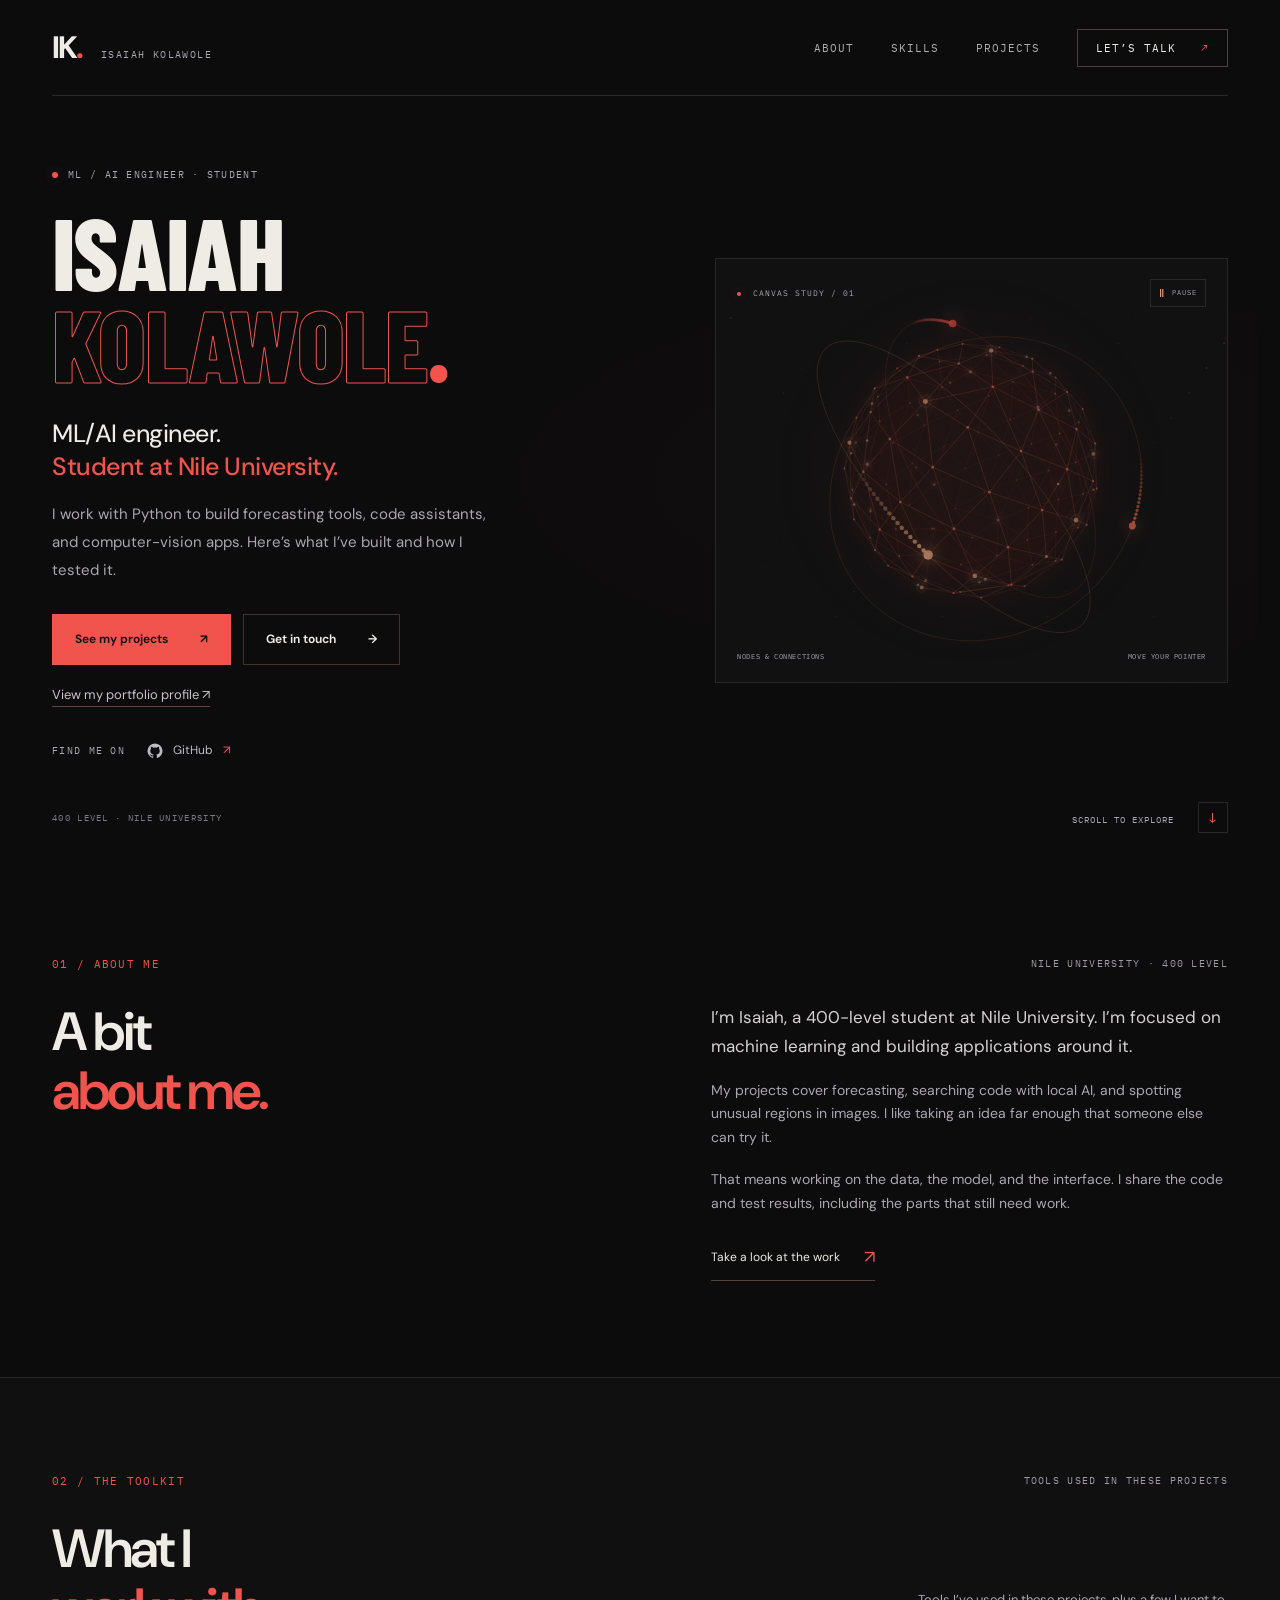
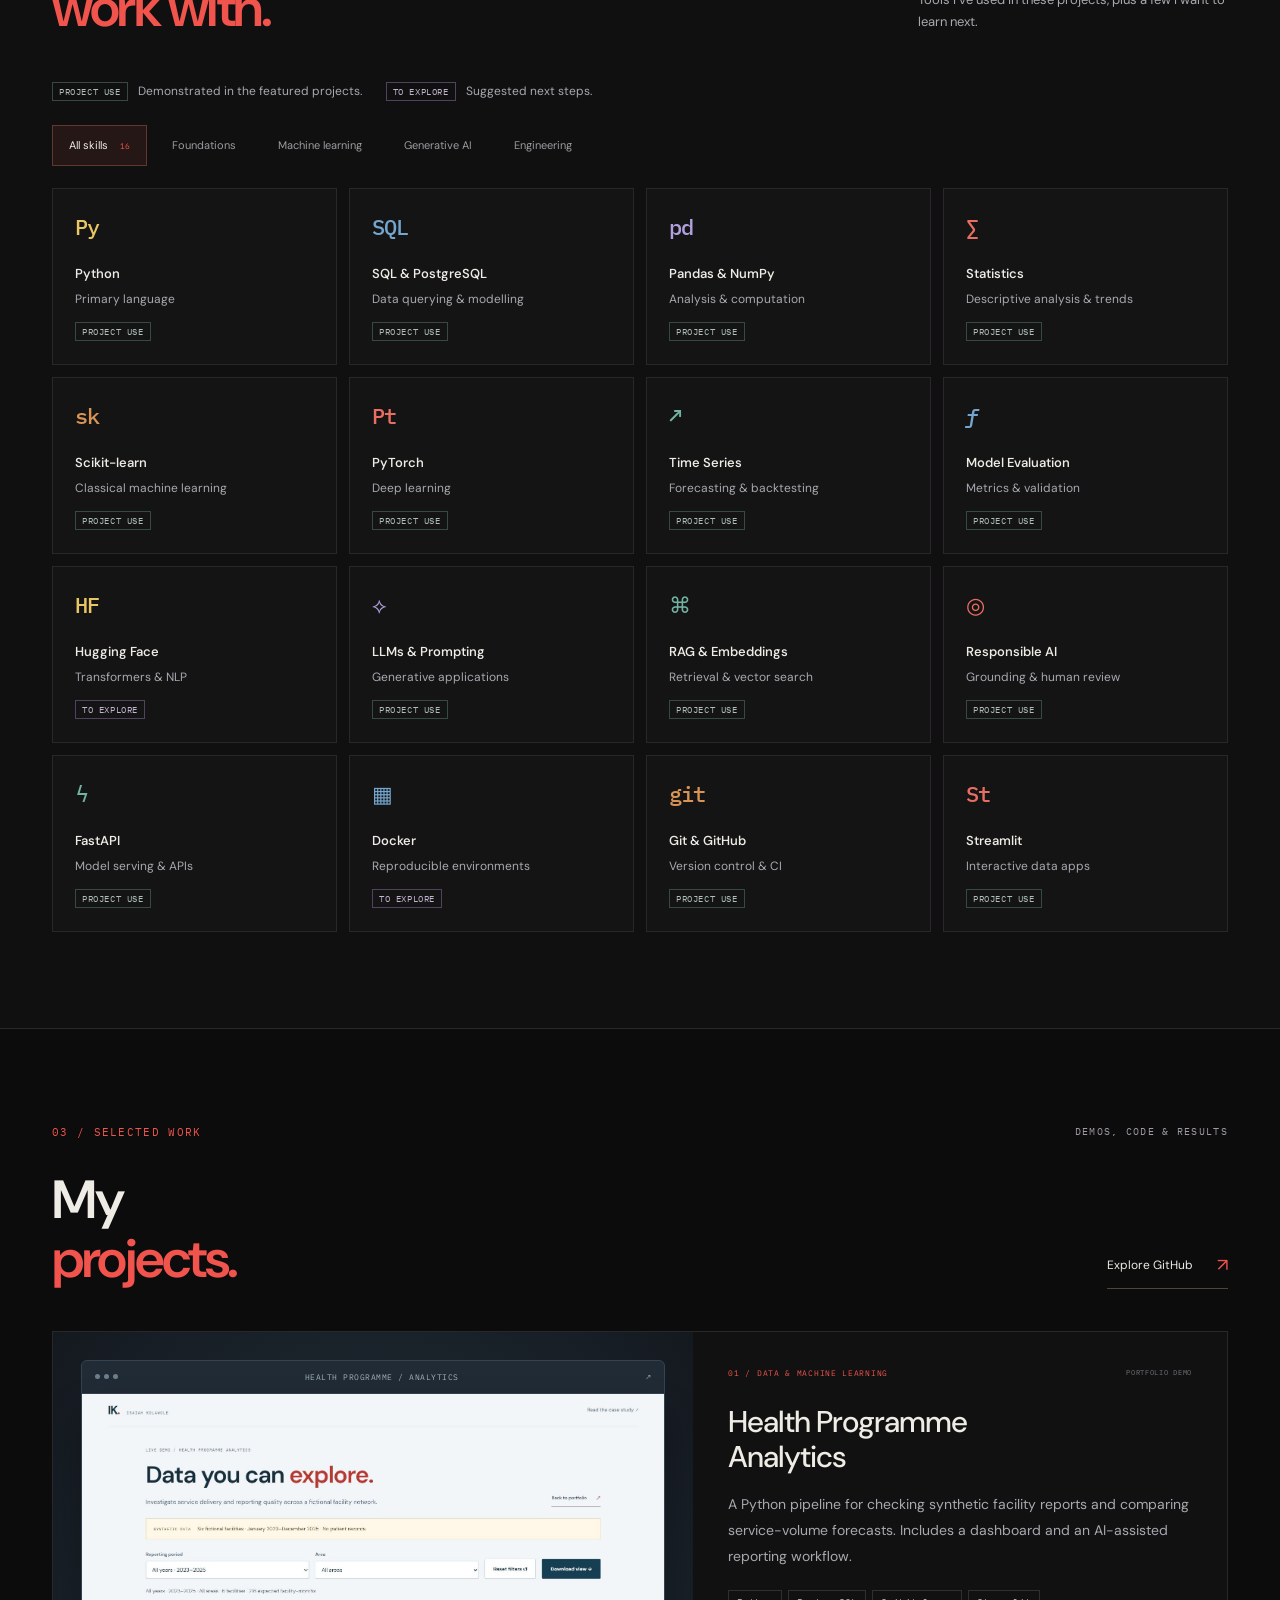
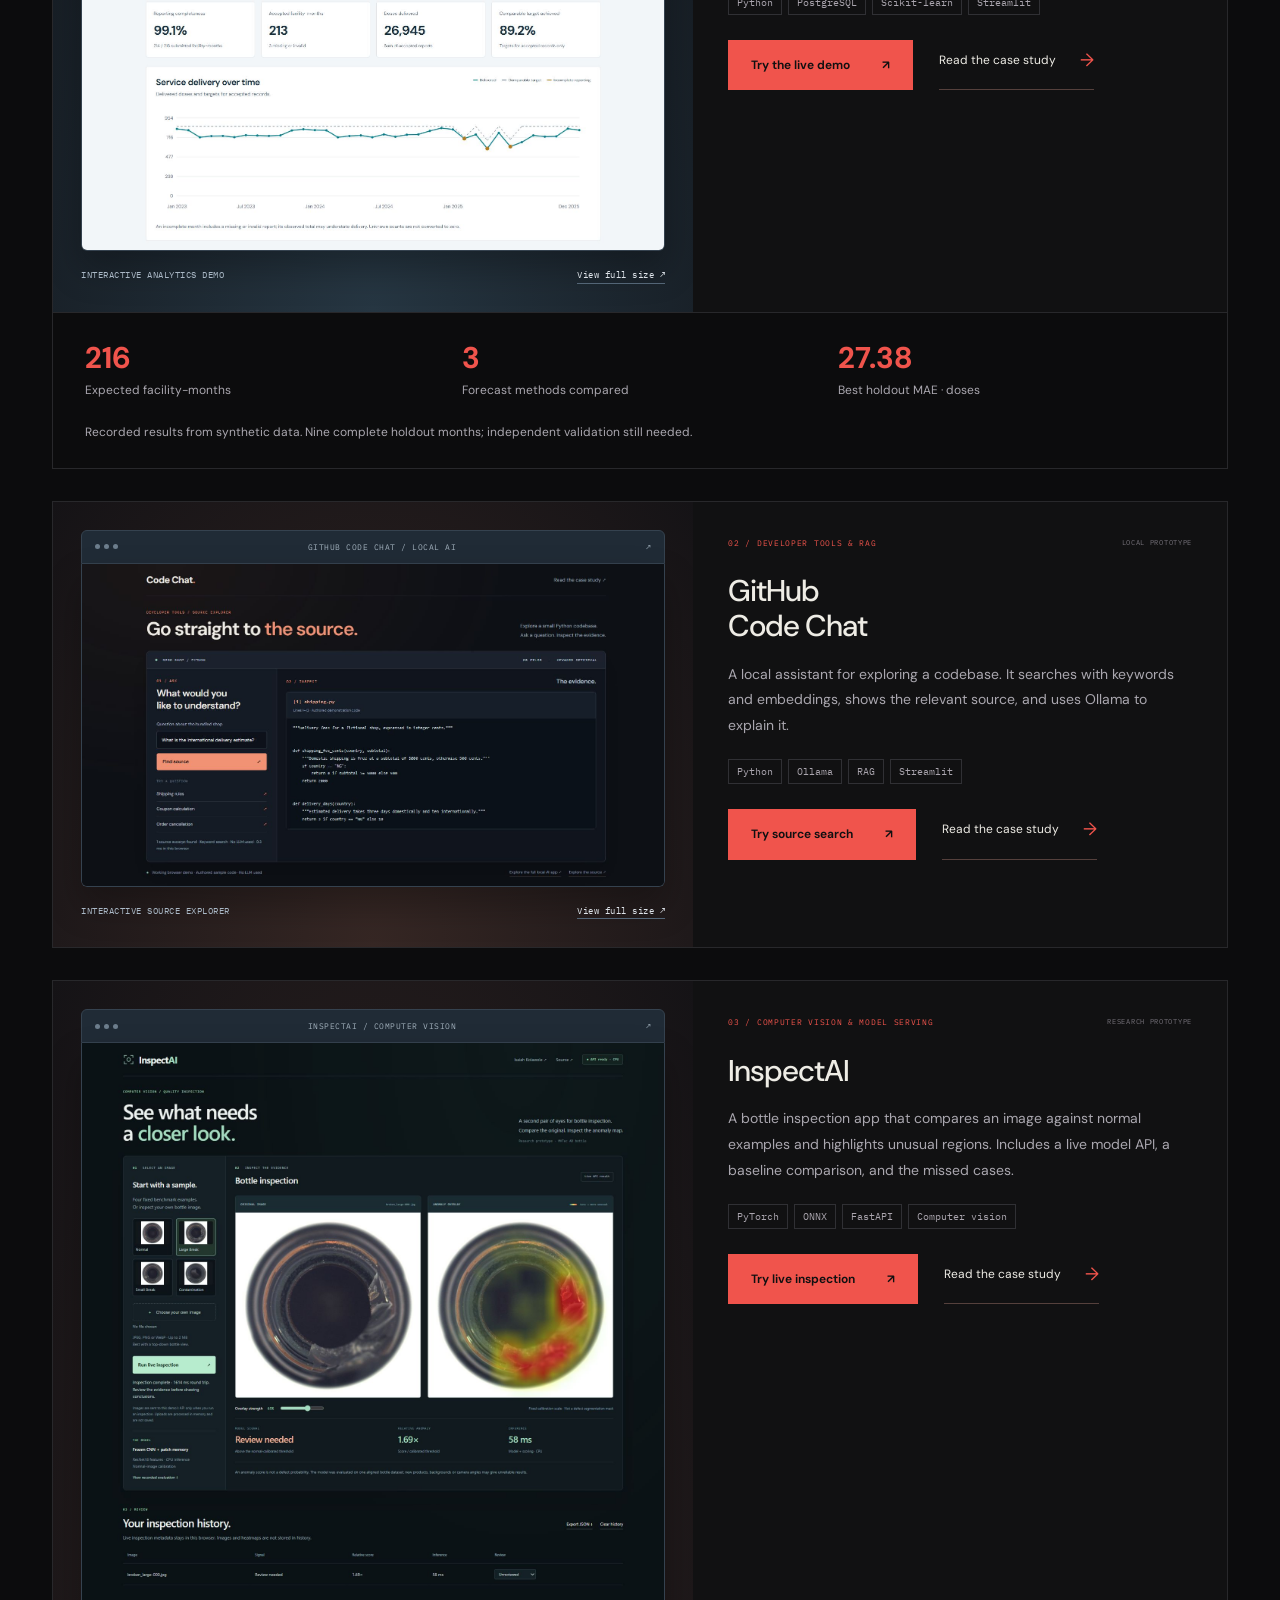
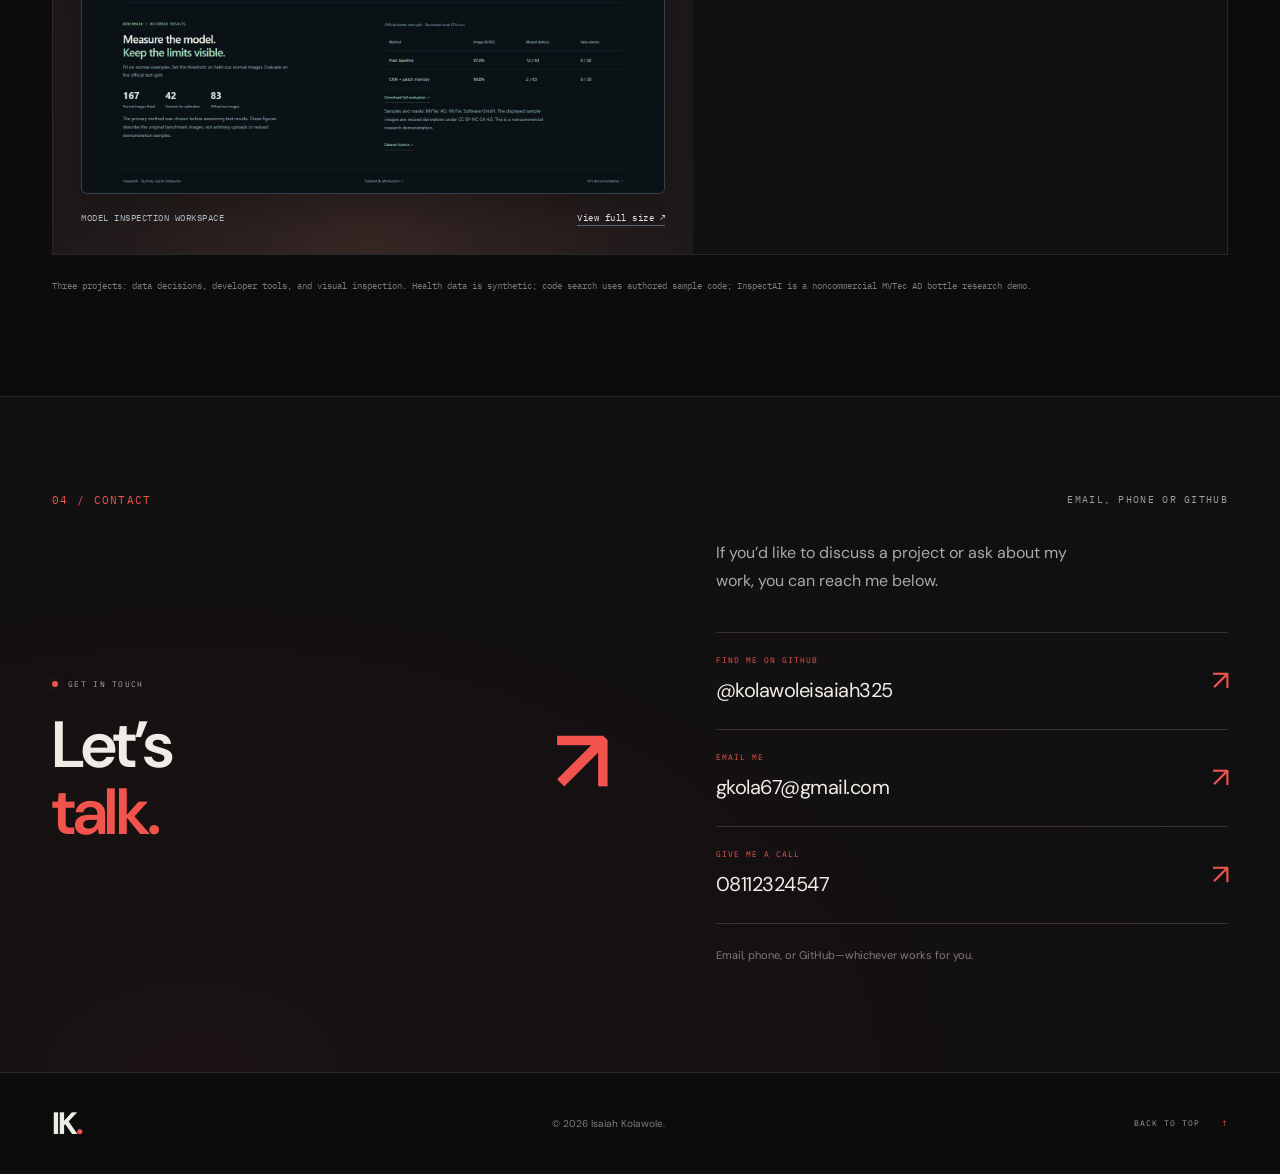
<file: index.html>
<!doctype html>
<html lang="en">
<head>
  <meta charset="UTF-8">
  <meta name="viewport" content="width=device-width, initial-scale=1">
  <meta name="theme-color" content="#0c0c0d">
  <meta name="description" content="Isaiah Kolawole — 400-level student at Nile University and ML/AI engineer. Explore project demos, source code, and model evaluations.">
  <meta property="og:title" content="Isaiah Kolawole — ML & AI Engineer">
  <meta property="og:description" content="Isaiah Kolawole, a Nile University student and ML/AI engineer. Project demos, source code, and results.">
  <meta property="og:image" content="https://isaiah-kolawole-portfolio.vercel.app/assets/social-preview.png">
  <meta property="og:url" content="https://isaiah-kolawole-portfolio.vercel.app/">
  <meta property="og:type" content="website">
  <meta name="twitter:card" content="summary_large_image">
  <link rel="canonical" href="https://isaiah-kolawole-portfolio.vercel.app/">
  <title>Isaiah Kolawole — ML & AI Engineer</title>
  <link rel="icon" href="favicon.svg" type="image/svg+xml">
  <link rel="stylesheet" href="styles.css?v=personal-20261002">
  <script src="script.js?v=personal-20261002" defer></script>
  <script src="neural-engine.js?v=personal-20261002" defer></script>
</head>
<body>
  <a class="skip-link" href="#main">Skip to content</a>
  <header class="site-header">
    <a class="wordmark" href="#home" aria-label="Isaiah Kolawole home">IK<span>.</span><span class="wordmark-label">ISAIAH KOLAWOLE</span></a>
    <button class="menu-toggle" aria-expanded="false" aria-controls="navigation" aria-label="Open navigation"><span></span><span></span></button>
    <nav id="navigation" aria-label="Main navigation"><a href="#about">About</a><a href="#skills">Skills</a><a href="#projects">Projects</a><a class="nav-contact" href="#contact">Let’s talk <span aria-hidden="true">↗</span></a></nav>
  </header>
  <main id="main">
    <section class="hero wrap" id="home" aria-labelledby="hero-heading">
      <div class="hero-grid" aria-hidden="true"></div>
      <div class="hero-copy">
        <p class="eyebrow"><span class="status-dot"></span> ML / AI ENGINEER · STUDENT</p>
        <h1 id="hero-heading">ISAIAH<br><span>KOLAWOLE<span class="name-dot">.</span></span></h1>
        <p class="hero-intro">ML/AI engineer.<br><strong>Student at Nile University.</strong></p>
        <p class="hero-description">I work with Python to build forecasting tools, code assistants, and computer-vision apps. Here’s what I’ve built and how I tested it.</p>
        <div class="hero-actions"><a class="button button-primary" href="#projects">See my projects <span aria-hidden="true">↗</span></a><a class="button button-outline" href="#contact">Get in touch <span aria-hidden="true">→</span></a></div>
        <a class="profile-link" href="profile.html">View my portfolio profile <span aria-hidden="true">↗</span></a>
        <div class="hero-social"><span class="micro">FIND ME ON</span><a href="https://github.com/kolawoleisaiah325" target="_blank" rel="noopener noreferrer"><svg viewBox="0 0 24 24" aria-hidden="true"><path fill="currentColor" d="M12 .8a11.2 11.2 0 0 0-3.54 21.83c.56.1.76-.24.76-.54v-2.1c-3.12.68-3.78-1.33-3.78-1.33-.5-1.3-1.24-1.64-1.24-1.64-1.02-.7.08-.69.08-.69 1.12.08 1.71 1.15 1.71 1.15 1 .1 1.67 1.9 3.28 1.35.1-.72.39-1.21.71-1.5-2.49-.29-5.11-1.25-5.11-5.55 0-1.23.44-2.23 1.15-3.01-.12-.29-.5-1.43.11-2.97 0 0 .94-.3 3.08 1.15a10.7 10.7 0 0 1 5.6 0c2.14-1.45 3.08-1.15 3.08-1.15.61 1.54.23 2.68.11 2.97.72.78 1.15 1.78 1.15 3.01 0 4.31-2.62 5.26-5.12 5.54.4.35.76 1.03.76 2.08v2.69c0 .3.2.65.77.54A11.2 11.2 0 0 0 12 .8Z"/></svg>GitHub <span aria-hidden="true">↗</span></a></div>
      </div>
      <div class="neural-panel">
        <div class="panel-top"><span><span class="small-dot"></span> CANVAS STUDY / 01</span><button id="neural-toggle" type="button" aria-label="Pause canvas animation" aria-pressed="false"><span class="toggle-glyph" aria-hidden="true">Ⅱ</span><span class="toggle-label">PAUSE</span></button></div>
        <canvas id="neural-canvas" role="img" aria-label="Decorative canvas study of a rotating network with orbiting particles. Move your pointer to tilt the view."></canvas>
        <div class="panel-bottom"><span>NODES & CONNECTIONS</span><span>MOVE YOUR POINTER</span></div>
      </div>
      <div class="hero-bottom"><span class="micro">400 LEVEL · NILE UNIVERSITY</span><a class="scroll-link" href="#about">SCROLL TO EXPLORE <span aria-hidden="true">↓</span></a></div>
    </section>
    <section id="about" class="section wrap">
      <div class="section-label"><span>01 / ABOUT ME</span><span>NILE UNIVERSITY · 400 LEVEL</span></div>
      <div class="about-grid"><h2>A bit<br><em>about me.</em></h2><div class="about-copy"><p>I’m Isaiah, a 400-level student at Nile University. I’m focused on machine learning and building applications around it.</p><p>My projects cover forecasting, searching code with local AI, and spotting unusual regions in images. I like taking an idea far enough that someone else can try it.</p><p>That means working on the data, the model, and the interface. I share the code and test results, including the parts that still need work.</p><a class="text-link" href="#projects">Take a look at the work <span aria-hidden="true">↗</span></a></div></div>
    </section>
    <section id="skills" class="section skills-section">
      <div class="wrap"><div class="section-label"><span>02 / THE TOOLKIT</span><span>TOOLS USED IN THESE PROJECTS</span></div><div class="section-heading"><h2>What I<br><em>work with.</em></h2><p>Tools I’ve used in these projects, plus a few I want to learn next.</p></div>
        <div class="skills-legend"><span><span class="experience-badge">PROJECT USE</span> Demonstrated in the featured projects.</span><span><span class="experience-badge to-explore">TO EXPLORE</span> Suggested next steps.</span></div>
        <div class="skill-tabs" role="group" aria-label="Filter skills"><button class="active" data-filter="all" aria-pressed="true">All skills <span>16</span></button><button data-filter="foundations" aria-pressed="false">Foundations</button><button data-filter="ml" aria-pressed="false">Machine learning</button><button data-filter="ai" aria-pressed="false">Generative AI</button><button data-filter="engineering" aria-pressed="false">Engineering</button></div>
        <div class="skills-grid">
          <article class="skill-card" data-category="foundations"><span class="skill-symbol yellow">Py</span><h3>Python</h3><p>Primary language</p></article>
          <article class="skill-card" data-category="foundations"><span class="skill-symbol blue">SQL</span><h3>SQL & PostgreSQL</h3><p>Data querying & modelling</p></article>
          <article class="skill-card" data-category="foundations"><span class="skill-symbol violet">pd</span><h3>Pandas & NumPy</h3><p>Analysis & computation</p></article>
          <article class="skill-card" data-category="foundations"><span class="skill-symbol coral">∑</span><h3>Statistics</h3><p>Descriptive analysis & trends</p></article>
          <article class="skill-card" data-category="ml"><span class="skill-symbol orange">sk</span><h3>Scikit-learn</h3><p>Classical machine learning</p></article>
          <article class="skill-card" data-category="ml"><span class="skill-symbol coral">Pt</span><h3>PyTorch</h3><p>Deep learning</p></article>
          <article class="skill-card" data-category="ml"><span class="skill-symbol green">↗</span><h3>Time Series</h3><p>Forecasting & backtesting</p></article>
          <article class="skill-card" data-category="ml"><span class="skill-symbol blue">ƒ</span><h3>Model Evaluation</h3><p>Metrics & validation</p></article>
          <article class="skill-card" data-category="ai"><span class="skill-symbol yellow">HF</span><h3>Hugging Face</h3><p>Transformers & NLP</p></article>
          <article class="skill-card" data-category="ai"><span class="skill-symbol violet">⟡</span><h3>LLMs & Prompting</h3><p>Generative applications</p></article>
          <article class="skill-card" data-category="ai"><span class="skill-symbol green">⌘</span><h3>RAG & Embeddings</h3><p>Retrieval & vector search</p></article>
          <article class="skill-card" data-category="ai"><span class="skill-symbol coral">◎</span><h3>Responsible AI</h3><p>Grounding & human review</p></article>
          <article class="skill-card" data-category="engineering"><span class="skill-symbol green">ϟ</span><h3>FastAPI</h3><p>Model serving & APIs</p></article>
          <article class="skill-card" data-category="engineering"><span class="skill-symbol blue">▦</span><h3>Docker</h3><p>Reproducible environments</p></article>
          <article class="skill-card" data-category="engineering"><span class="skill-symbol orange">git</span><h3>Git & GitHub</h3><p>Version control & CI</p></article>
          <article class="skill-card" data-category="engineering"><span class="skill-symbol coral">St</span><h3>Streamlit</h3><p>Interactive data apps</p></article>
        </div><p class="skill-status sr-only" role="status" aria-live="polite">Showing all 16 skills.</p>
      </div>
    </section>
    <section id="projects" class="section wrap">
      <div class="section-label"><span>03 / SELECTED WORK</span><span>DEMOS, CODE & RESULTS</span></div><div class="section-heading"><h2>My<br><em>projects.</em></h2><a class="text-link" href="https://github.com/kolawoleisaiah325" target="_blank" rel="noopener noreferrer">Explore GitHub <span aria-hidden="true">↗</span></a></div>
      <article class="featured-project"><div class="project-image"><div class="image-toolbar"><span><i></i><i></i><i></i></span><span>HEALTH PROGRAMME / ANALYTICS</span><span>↗</span></div><a class="project-preview-link" href="assets/health-workspace.jpg" target="_blank" rel="noopener noreferrer" aria-label="Open full-size Health Programme Analytics screenshot"><img src="assets/health-workspace.jpg" alt="Complete health analytics demo with filters, all four metrics, and the full service-delivery chart" loading="lazy" width="1535" height="1203"></a><span class="image-badge"><span>INTERACTIVE ANALYTICS DEMO</span><a href="assets/health-workspace.jpg" target="_blank" rel="noopener noreferrer" aria-label="View full-size Health Programme Analytics screenshot">View full size ↗</a></span></div><div class="project-copy"><div class="project-meta"><span>01 / DATA & MACHINE LEARNING</span><span>PORTFOLIO DEMO</span></div><h3>Health Programme<br>Analytics</h3><p>A Python pipeline for checking synthetic facility reports and comparing service-volume forecasts. Includes a dashboard and an AI-assisted reporting workflow.</p><div class="tags"><span>Python</span><span>PostgreSQL</span><span>Scikit-learn</span><span>Streamlit</span></div><div class="project-actions"><a class="button button-primary" href="demo.html">Try the live demo <span aria-hidden="true">↗</span></a><a class="text-link" href="case-study.html">Read the case study <span aria-hidden="true">→</span></a></div></div></article>
      <div class="project-evidence"><div><strong>216</strong><span>Expected facility-months</span></div><div><strong>3</strong><span>Forecast methods compared</span></div><div><strong>27.38</strong><span>Best holdout MAE · doses</span></div><p>Recorded results from synthetic data. Nine complete holdout months; independent validation still needed.</p></div>
      <article class="featured-project code-project"><div class="project-image"><div class="image-toolbar"><span><i></i><i></i><i></i></span><span>GITHUB CODE CHAT / LOCAL AI</span><span>↗</span></div><a class="project-preview-link" href="assets/code-chat-workspace.jpg" target="_blank" rel="noopener noreferrer" aria-label="Open full-size GitHub Code Chat screenshot"><img src="assets/code-chat-workspace.jpg" alt="Code Chat source explorer with a question panel beside a complete Python source excerpt" loading="lazy" width="1520" height="841"></a><span class="image-badge"><span>INTERACTIVE SOURCE EXPLORER</span><a href="assets/code-chat-workspace.jpg" target="_blank" rel="noopener noreferrer" aria-label="View full-size GitHub Code Chat screenshot">View full size ↗</a></span></div><div class="project-copy"><div class="project-meta"><span>02 / DEVELOPER TOOLS & RAG</span><span>LOCAL PROTOTYPE</span></div><h3>GitHub<br>Code Chat</h3><p>A local assistant for exploring a codebase. It searches with keywords and embeddings, shows the relevant source, and uses Ollama to explain it.</p><div class="tags"><span>Python</span><span>Ollama</span><span>RAG</span><span>Streamlit</span></div><div class="project-actions"><a class="button button-primary" href="code-chat-demo.html">Try source search <span aria-hidden="true">↗</span></a><a class="text-link" href="code-chat.html">Read the case study <span aria-hidden="true">→</span></a></div></div></article>
      <article class="featured-project code-project"><div class="project-image"><div class="image-toolbar"><span><i></i><i></i><i></i></span><span>INSPECTAI / COMPUTER VISION</span><span>↗</span></div><a class="project-preview-link" href="assets/inspect-ai-workspace.jpg" target="_blank" rel="noopener noreferrer" aria-label="Open full-size InspectAI screenshot"><img src="assets/inspect-ai-workspace.jpg" alt="InspectAI workspace comparing an original bottle image with its anomaly heatmap and live model result" loading="lazy" width="1536" height="1978"></a><span class="image-badge"><span>MODEL INSPECTION WORKSPACE</span><a href="assets/inspect-ai-workspace.jpg" target="_blank" rel="noopener noreferrer" aria-label="View full-size InspectAI screenshot">View full size ↗</a></span></div><div class="project-copy"><div class="project-meta"><span>03 / COMPUTER VISION & MODEL SERVING</span><span>RESEARCH PROTOTYPE</span></div><h3>InspectAI</h3><p>A bottle inspection app that compares an image against normal examples and highlights unusual regions. Includes a live model API, a baseline comparison, and the missed cases.</p><div class="tags"><span>PyTorch</span><span>ONNX</span><span>FastAPI</span><span>Computer vision</span></div><div class="project-actions"><a class="button button-primary" href="https://isaiah-inspect-ai.vercel.app/" target="_blank" rel="noopener noreferrer">Try live inspection <span aria-hidden="true">↗</span></a><a class="text-link" href="inspect-ai.html">Read the case study <span aria-hidden="true">→</span></a></div></div></article>
      <p class="project-note">Three projects: data decisions, developer tools, and visual inspection. Health data is synthetic; code search uses authored sample code; InspectAI is a noncommercial MVTec AD bottle research demo.</p>
    </section>
    <section id="contact" class="section contact-section"><div class="wrap"><div class="section-label"><span>04 / CONTACT</span><span>EMAIL, PHONE OR GITHUB</span></div><div class="contact-grid"><div><p class="eyebrow"><span class="status-dot"></span> GET IN TOUCH</p><h2>Let’s<br><em>talk.</em><span class="contact-arrow" aria-hidden="true">↗</span></h2></div><div class="contact-copy"><p>If you’d like to discuss a project or ask about my work, you can reach me below.</p><a class="contact-link" href="https://github.com/kolawoleisaiah325" target="_blank" rel="noopener noreferrer"><span><small>FIND ME ON GITHUB</small>@kolawoleisaiah325</span><span aria-hidden="true">↗</span></a><div id="additional-contact"></div><p class="contact-caption">Explore the code, follow the progress, or connect through my GitHub profile.</p></div></div></div></section>
  </main>
  <footer class="wrap"><a class="wordmark" href="#home" aria-label="Back to top">IK<span>.</span></a><p>© <span id="year">2026</span> Isaiah Kolawole.</p><a href="#home">BACK TO TOP <span aria-hidden="true">↑</span></a></footer>
</body>
</html>
</file>
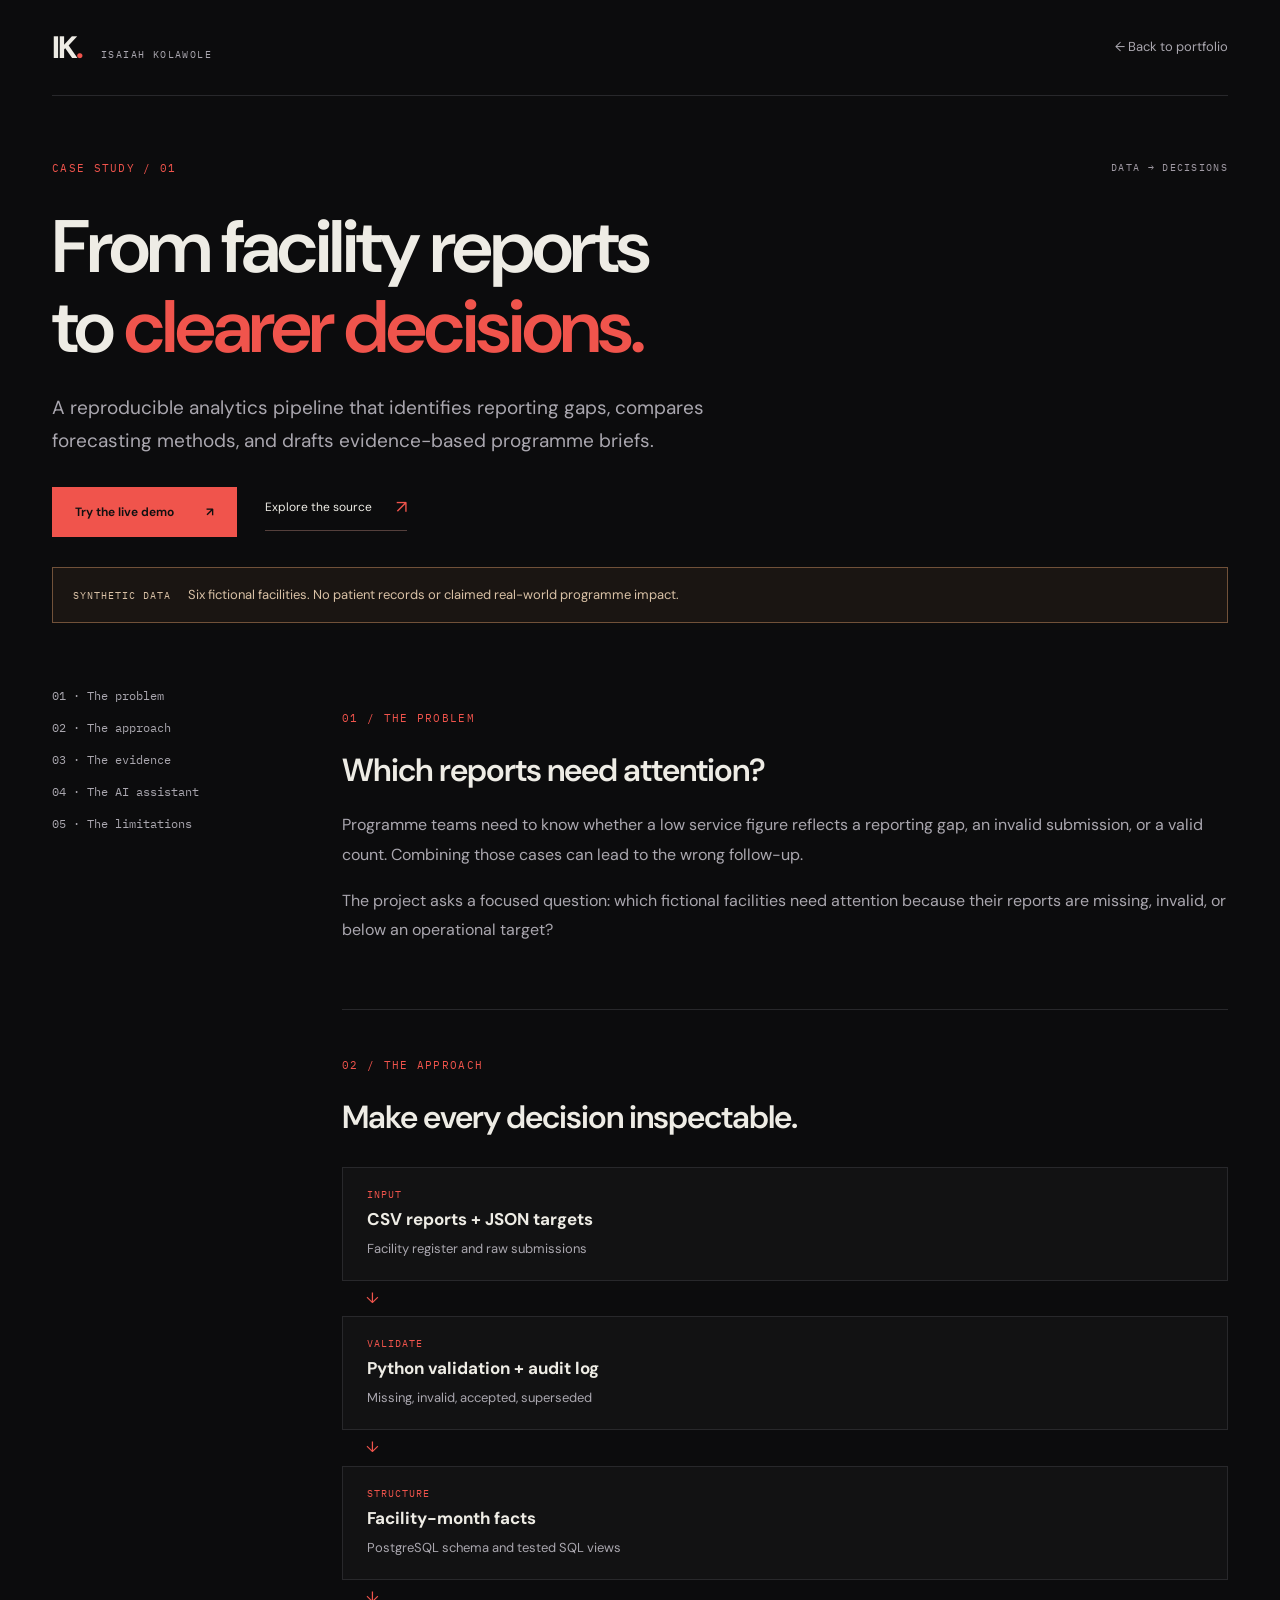
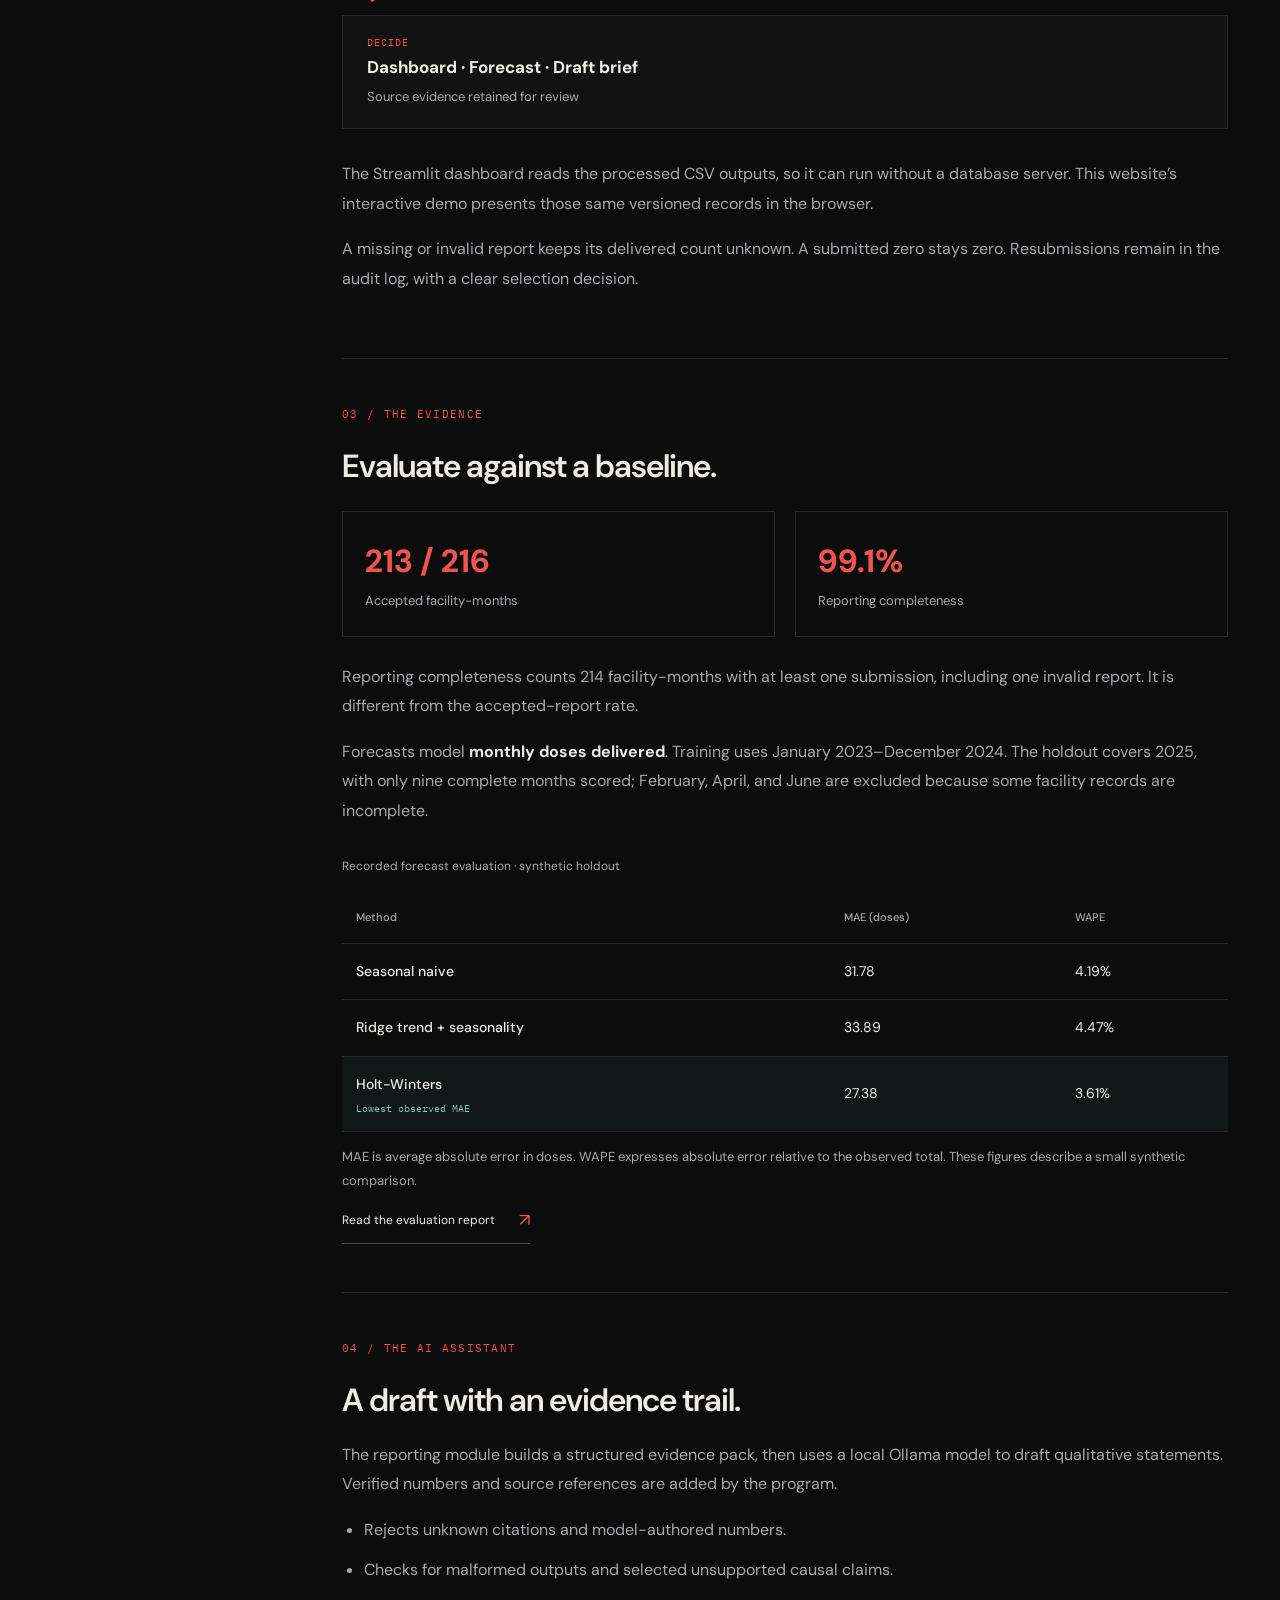
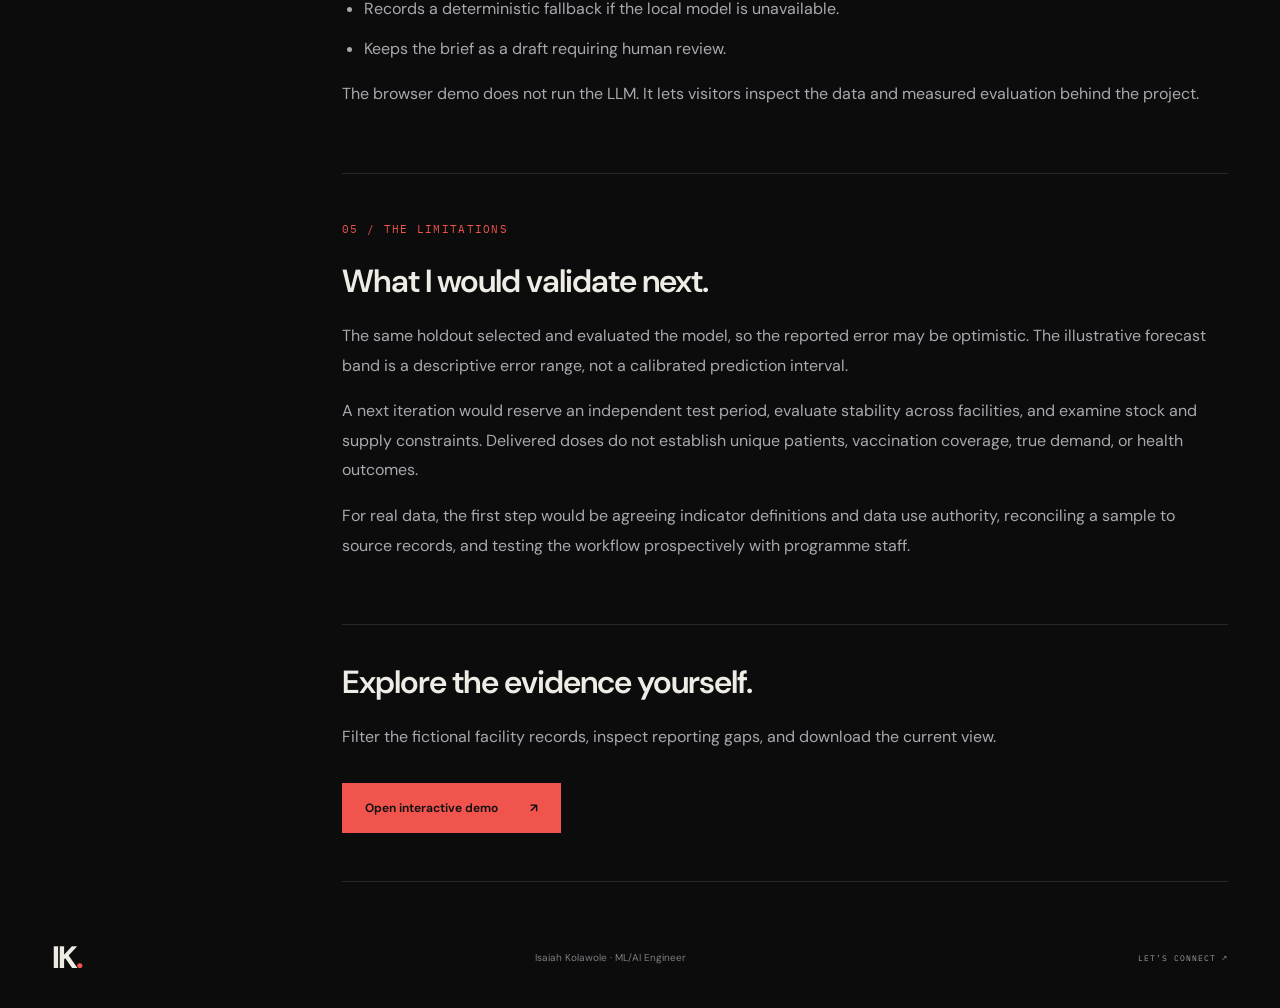
<file: case-study.html>
<!doctype html>
<html lang="en"><head><meta charset="utf-8"><meta name="viewport" content="width=device-width,initial-scale=1"><meta name="description" content="Health Programme Analytics: Isaiah Kolawole’s project case study covering data quality, forecasting evaluation, and evidence-checked AI reporting."><title>Health Programme Analytics — Isaiah Kolawole</title><link rel="icon" href="favicon.svg"><link rel="stylesheet" href="styles.css"></head>
<body class="detail-page"><a class="skip-link" href="#main">Skip to content</a><header class="site-header"><a class="wordmark" href="index.html" aria-label="Isaiah Kolawole home">IK<span>.</span><span class="wordmark-label">ISAIAH KOLAWOLE</span></a><a class="detail-back" href="index.html#projects">← Back to portfolio</a></header>
<main id="main" class="wrap case-main"><div class="section-label"><span>CASE STUDY / 01</span><span>DATA → DECISIONS</span></div><h1>From facility reports<br>to <em>clearer decisions.</em></h1><p class="case-lead">A reproducible analytics pipeline that identifies reporting gaps, compares forecasting methods, and drafts evidence-based programme briefs.</p><div class="case-actions"><a class="button button-primary" href="demo.html">Try the live demo <span aria-hidden="true">↗</span></a><a class="text-link" href="https://github.com/kolawoleisaiah325/health-programme-analytics" target="_blank" rel="noopener noreferrer">Explore the source <span aria-hidden="true">↗</span></a></div><div class="case-notice"><strong>SYNTHETIC DATA</strong> Six fictional facilities. No patient records or claimed real-world programme impact.</div>
<div class="case-layout"><aside class="case-index" aria-label="Case study contents"><a href="#problem">01 · The problem</a><a href="#approach">02 · The approach</a><a href="#evaluation">03 · The evidence</a><a href="#reporting">04 · The AI assistant</a><a href="#limitations">05 · The limitations</a></aside><div class="case-content">
<section id="problem"><p class="eyebrow">01 / THE PROBLEM</p><h2>Which reports need attention?</h2><p>Programme teams need to know whether a low service figure reflects a reporting gap, an invalid submission, or a valid count. Combining those cases can lead to the wrong follow-up.</p><p>The project asks a focused question: which fictional facilities need attention because their reports are missing, invalid, or below an operational target?</p></section>
<section id="approach"><p class="eyebrow">02 / THE APPROACH</p><h2>Make every decision inspectable.</h2><div class="architecture-flow" aria-label="Pipeline architecture"><div><small>INPUT</small><strong>CSV reports + JSON targets</strong><span>Facility register and raw submissions</span></div><span class="flow-arrow" aria-hidden="true">↓</span><div><small>VALIDATE</small><strong>Python validation + audit log</strong><span>Missing, invalid, accepted, superseded</span></div><span class="flow-arrow" aria-hidden="true">↓</span><div><small>STRUCTURE</small><strong>Facility-month facts</strong><span>PostgreSQL schema and tested SQL views</span></div><span class="flow-arrow" aria-hidden="true">↓</span><div><small>DECIDE</small><strong>Dashboard · Forecast · Draft brief</strong><span>Source evidence retained for review</span></div></div><p>The Streamlit dashboard reads the processed CSV outputs, so it can run without a database server. This website’s interactive demo presents those same versioned records in the browser.</p><p>A missing or invalid report keeps its delivered count unknown. A submitted zero stays zero. Resubmissions remain in the audit log, with a clear selection decision.</p></section>
<section id="evaluation"><p class="eyebrow">03 / THE EVIDENCE</p><h2>Evaluate against a baseline.</h2><div class="case-stats"><div><strong>213 / 216</strong><span>Accepted facility-months</span></div><div><strong>99.1%</strong><span>Reporting completeness</span></div></div><p>Reporting completeness counts 214 facility-months with at least one submission, including one invalid report. It is different from the accepted-report rate.</p><p>Forecasts model <strong>monthly doses delivered</strong>. Training uses January 2023–December 2024. The holdout covers 2025, with only nine complete months scored; February, April, and June are excluded because some facility records are incomplete.</p><div class="table-scroll"><table class="evaluation-table"><caption>Recorded forecast evaluation · synthetic holdout</caption><thead><tr><th scope="col">Method</th><th scope="col">MAE (doses)</th><th scope="col">WAPE</th></tr></thead><tbody><tr><th scope="row">Seasonal naive</th><td>31.78</td><td>4.19%</td></tr><tr><th scope="row">Ridge trend + seasonality</th><td>33.89</td><td>4.47%</td></tr><tr class="best-model"><th scope="row">Holt-Winters <span>Lowest observed MAE</span></th><td>27.38</td><td>3.61%</td></tr></tbody></table></div><p class="case-caption">MAE is average absolute error in doses. WAPE expresses absolute error relative to the observed total. These figures describe a small synthetic comparison.</p><a class="text-link" href="https://github.com/kolawoleisaiah325/health-programme-analytics/blob/main/docs/evaluation_report.md" target="_blank" rel="noopener noreferrer">Read the evaluation report <span aria-hidden="true">↗</span></a></section>
<section id="reporting"><p class="eyebrow">04 / THE AI ASSISTANT</p><h2>A draft with an evidence trail.</h2><p>The reporting module builds a structured evidence pack, then uses a local Ollama model to draft qualitative statements. Verified numbers and source references are added by the program.</p><ul class="case-list"><li>Rejects unknown citations and model-authored numbers.</li><li>Checks for malformed outputs and selected unsupported causal claims.</li><li>Records a deterministic fallback if the local model is unavailable.</li><li>Keeps the brief as a draft requiring human review.</li></ul><p>The browser demo does not run the LLM. It lets visitors inspect the data and measured evaluation behind the project.</p></section>
<section id="limitations"><p class="eyebrow">05 / THE LIMITATIONS</p><h2>What I would validate next.</h2><p>The same holdout selected and evaluated the model, so the reported error may be optimistic. The illustrative forecast band is a descriptive error range, not a calibrated prediction interval.</p><p>A next iteration would reserve an independent test period, evaluate stability across facilities, and examine stock and supply constraints. Delivered doses do not establish unique patients, vaccination coverage, true demand, or health outcomes.</p><p>For real data, the first step would be agreeing indicator definitions and data use authority, reconciling a sample to source records, and testing the workflow prospectively with programme staff.</p></section>
<section class="case-next"><h2>Explore the evidence yourself.</h2><p>Filter the fictional facility records, inspect reporting gaps, and download the current view.</p><a class="button button-primary" href="demo.html">Open interactive demo <span aria-hidden="true">↗</span></a></section></div></div></main><footer class="wrap"><a class="wordmark" href="index.html" aria-label="Back to portfolio">IK<span>.</span></a><p>Isaiah Kolawole · ML/AI Engineer</p><a href="mailto:gkola67@gmail.com">LET’S CONNECT ↗</a></footer></body></html>
</file>
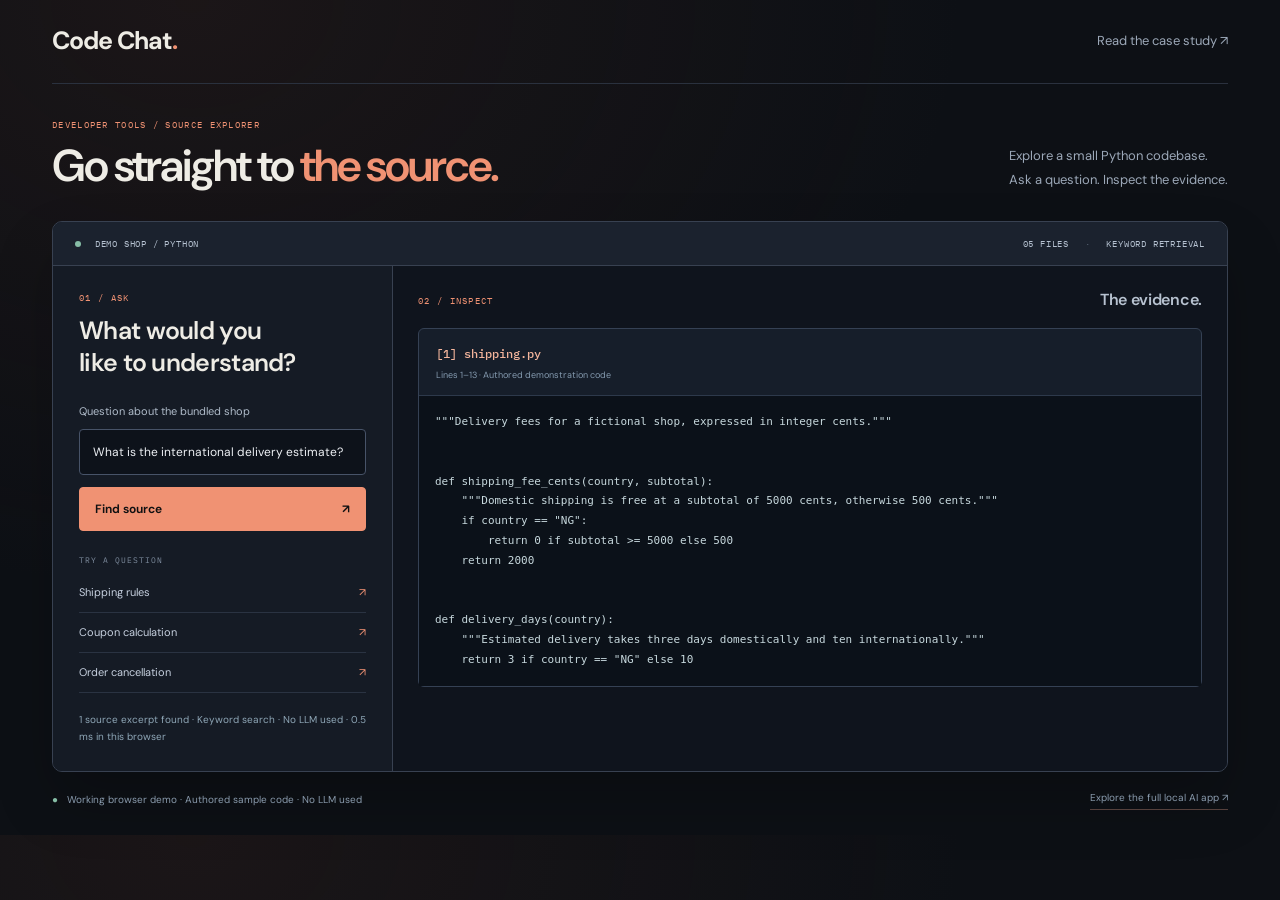
<file: code-chat-demo.html>
<!doctype html>
<html lang="en">
<head>
  <meta charset="utf-8"><meta name="viewport" content="width=device-width,initial-scale=1">
  <meta name="description" content="Explore actual Python source with Isaiah Kolawole’s interactive Code Chat keyword-search demo.">
  <title>Code Chat · Source Explorer — Isaiah Kolawole</title>
  <link rel="icon" href="favicon.svg"><link rel="stylesheet" href="styles.css"><script src="code-chat.js" defer></script>
</head>
<body class="code-demo-page">
  <a class="skip-link" href="#main">Skip to content</a>
  <header class="source-header wrap"><a class="source-brand" href="index.html#projects">Code Chat<span>.</span></a><a class="detail-back" href="code-chat.html">Read the case study ↗</a></header>
  <main id="main" class="source-main wrap">
    <div class="source-intro"><div><p class="eyebrow">DEVELOPER TOOLS / SOURCE EXPLORER</p><h1>Go straight to <em>the source.</em></h1></div><p>Explore a small Python codebase.<br>Ask a question. Inspect the evidence.</p></div>
    <div class="source-workspace">
      <div class="source-workspace-bar"><span><i aria-hidden="true"></i> DEMO SHOP / PYTHON</span><span>05 FILES <b aria-hidden="true">·</b> KEYWORD RETRIEVAL</span></div>
      <div class="source-workspace-grid">
        <section class="source-question-panel" aria-labelledby="source-question-heading">
          <p class="eyebrow">01 / ASK</p><h2 id="source-question-heading">What would you<br> like to understand?</h2>
          <form id="code-search-form" data-autosearch><label for="code-question">Question about the bundled shop</label><input id="code-question" type="text" maxlength="2000" value="What is the international delivery estimate?" disabled><button id="code-search-button" class="button button-primary" disabled>Find source <span aria-hidden="true">↗</span></button></form>
          <div class="source-suggestions" aria-label="Example questions"><span>TRY A QUESTION</span><button data-question="When is domestic shipping free?" disabled>Shipping rules <span aria-hidden="true">↗</span></button><button data-question="How does WELCOME10 calculate the discount?" disabled>Coupon calculation <span aria-hidden="true">↗</span></button><button data-question="Can an order be cancelled after payment?" disabled>Order cancellation <span aria-hidden="true">↗</span></button></div>
          <p id="code-search-status" role="status" aria-live="polite">Loading the bundled code…</p>
        </section>
        <section class="source-evidence-panel" aria-labelledby="source-evidence-heading"><div class="source-evidence-heading"><p class="eyebrow">02 / INSPECT</p><h2 id="source-evidence-heading">The evidence.</h2></div><div id="code-search-results" aria-live="polite"></div></section>
      </div>
    </div>
    <div class="source-demo-note"><p><span aria-hidden="true">●</span> Working browser demo · Authored sample code · No LLM used</p><div class="case-actions"><a class="text-link" href="code-chat.html#approach">Explore the full local AI app ↗</a></div></div>
    <noscript><p>This source search needs JavaScript. <a href="code-chat.html">Read the case study</a> or <a href="assets/code-chat-demo.json">download the sample code.</a></p></noscript>
  </main>
</body>
</html>
</file>
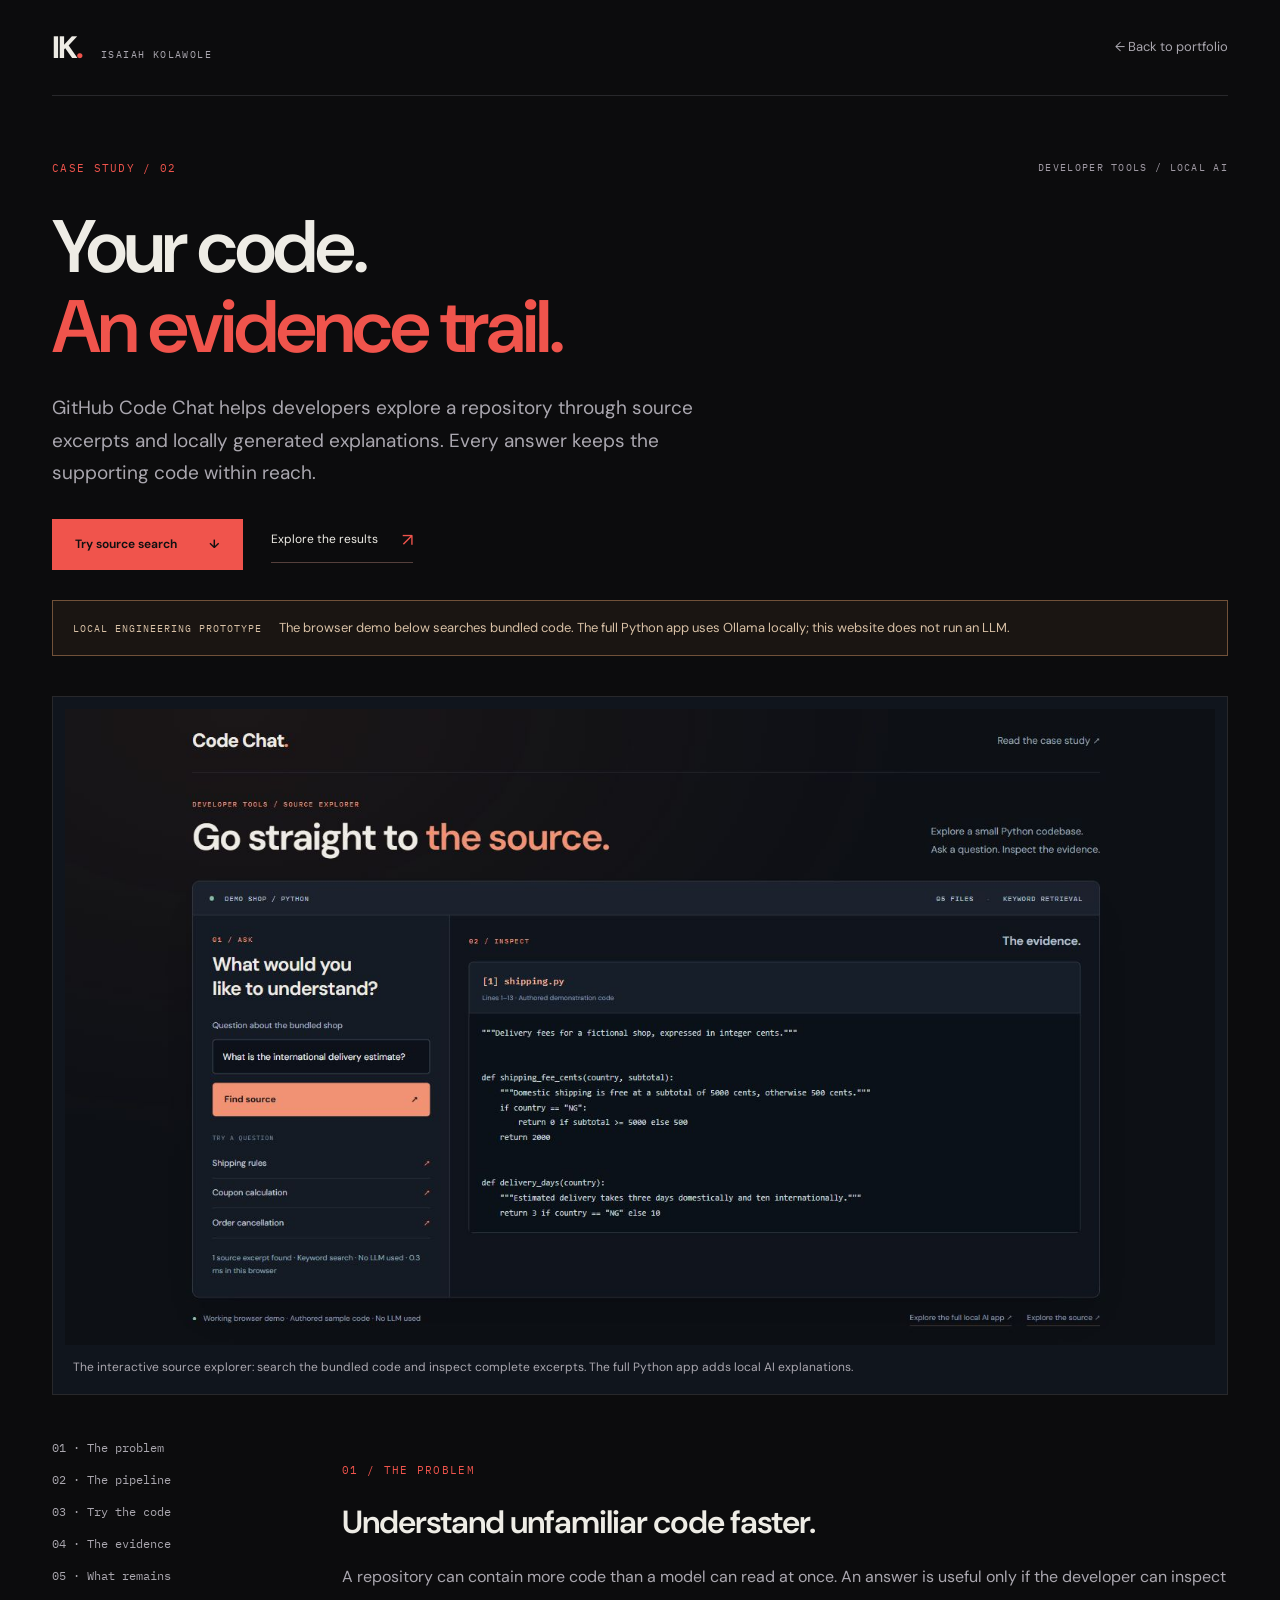
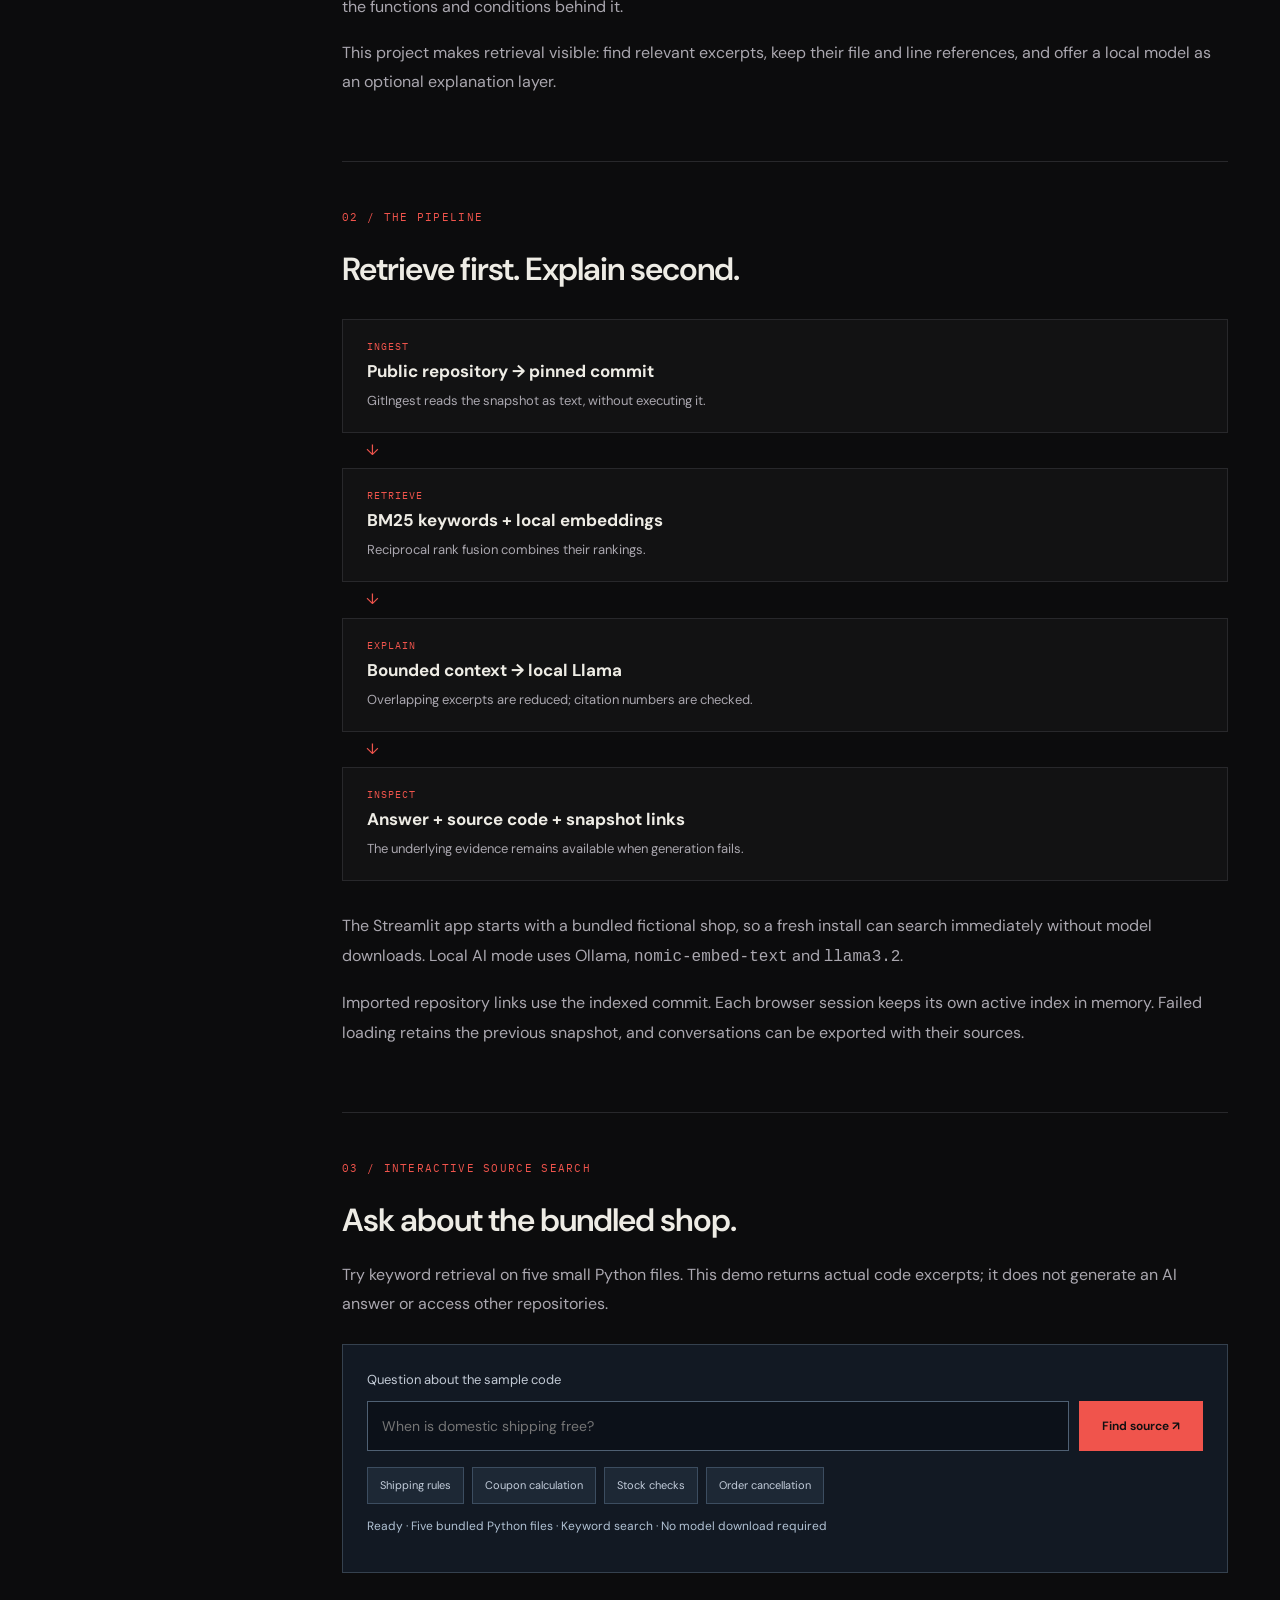
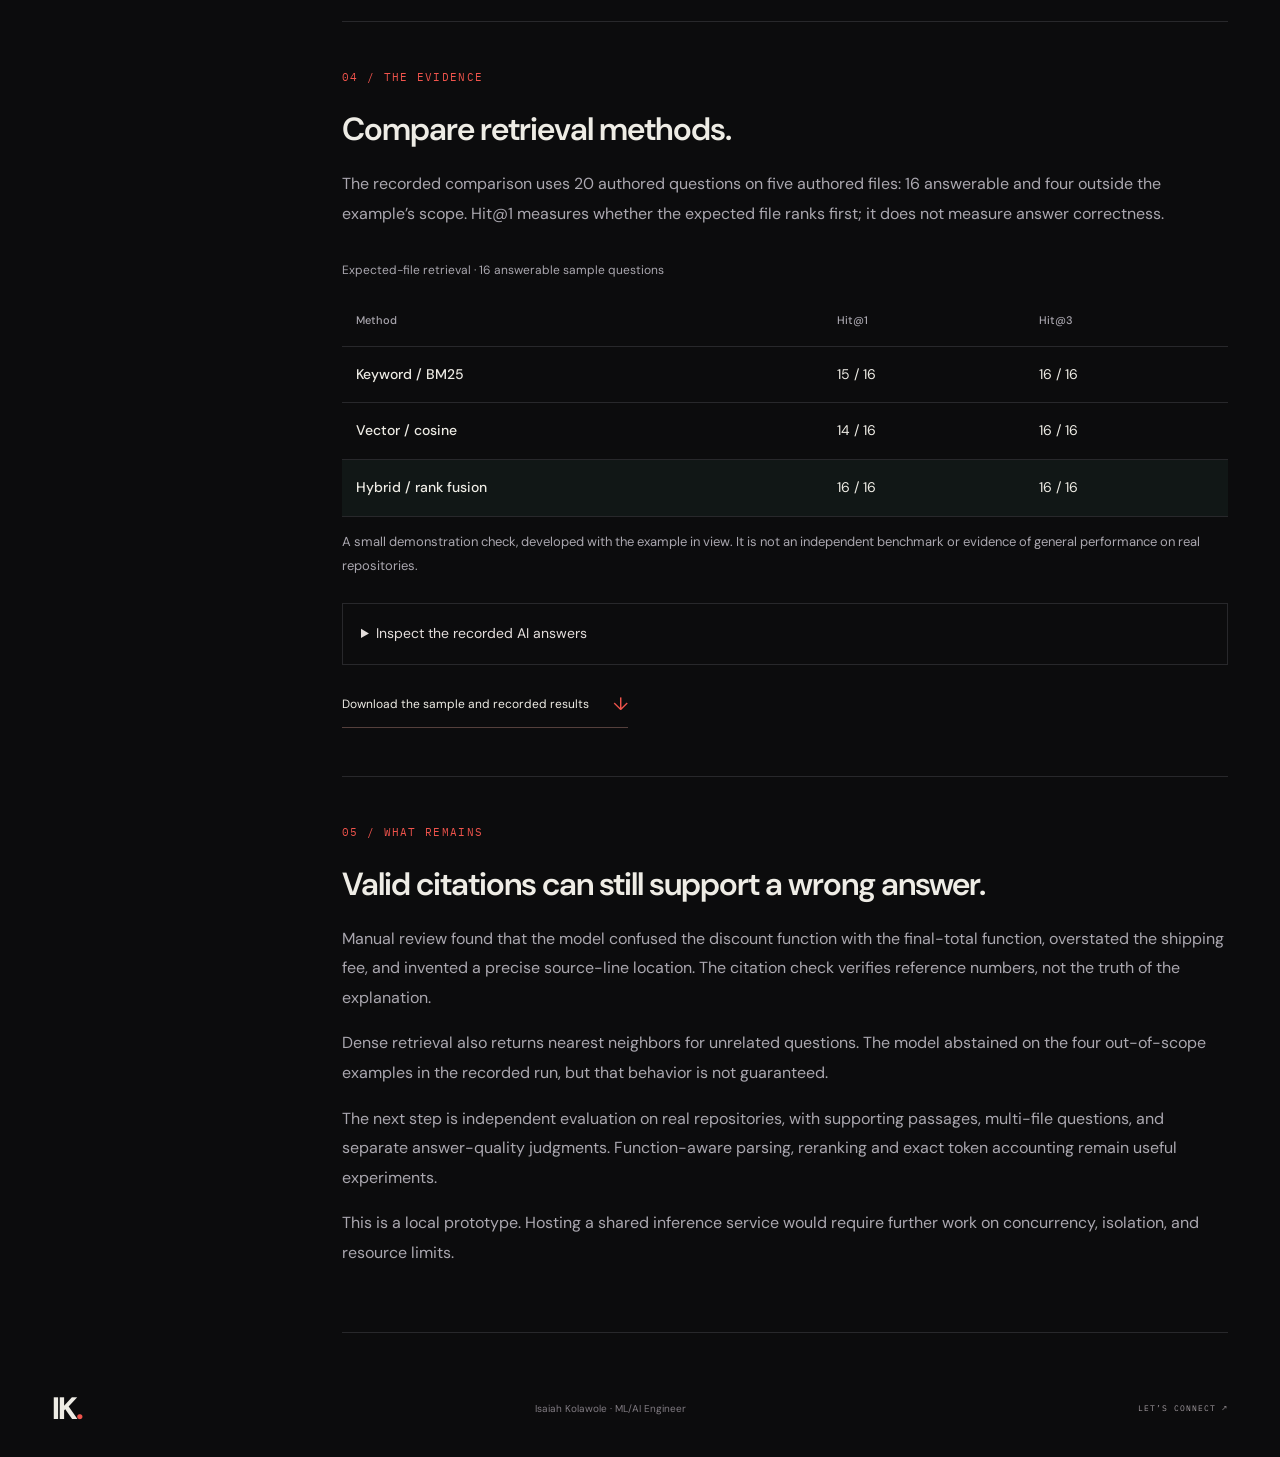
<file: code-chat.html>
<!doctype html>
<html lang="en"><head><meta charset="utf-8"><meta name="viewport" content="width=device-width,initial-scale=1"><meta name="description" content="GitHub Code Chat by Isaiah Kolawole: local AI codebase exploration, hybrid retrieval, source references, and an interactive keyword-search demo."><title>GitHub Code Chat — Isaiah Kolawole</title><link rel="icon" href="favicon.svg"><link rel="stylesheet" href="styles.css"><script src="code-chat.js" defer></script></head><body class="detail-page"><a class="skip-link" href="#main">Skip to content</a><header class="site-header"><a class="wordmark" href="index.html" aria-label="Isaiah Kolawole home">IK<span>.</span><span class="wordmark-label">ISAIAH KOLAWOLE</span></a><a class="detail-back" href="index.html#projects">← Back to portfolio</a></header><main id="main" class="wrap case-main"><div class="section-label"><span>CASE STUDY / 02</span><span>DEVELOPER TOOLS / LOCAL AI</span></div><h1>Your code.<br><em>An evidence trail.</em></h1><p class="case-lead">GitHub Code Chat helps developers explore a repository through source excerpts and locally generated explanations. Every answer keeps the supporting code within reach.</p><div class="case-actions"><a class="button button-primary" href="code-chat-demo.html">Try source search <span aria-hidden="true">↓</span></a><a class="text-link" href="#evaluation">Explore the results <span aria-hidden="true">↗</span></a></div><div class="case-notice"><strong>LOCAL ENGINEERING PROTOTYPE</strong> The browser demo below searches bundled code. The full Python app uses Ollama locally; this website does not run an LLM.</div>
<figure class="code-app-figure"><a href="code-chat-demo.html" aria-label="Try the interactive Code Chat source explorer"><img src="assets/code-chat-workspace.jpg" alt="Working Code Chat browser demo showing a question beside the complete retrieved Python source" width="1520" height="841"></a><figcaption>The interactive source explorer: search the bundled code and inspect complete excerpts. The full Python app adds local AI explanations.</figcaption></figure>
<div class="case-layout"><aside class="case-index" aria-label="Case study contents"><a href="#problem">01 · The problem</a><a href="#approach">02 · The pipeline</a><a href="#source-demo">03 · Try the code</a><a href="#evaluation">04 · The evidence</a><a href="#limitations">05 · What remains</a></aside><div class="case-content"><section id="problem"><p class="eyebrow">01 / THE PROBLEM</p><h2>Understand unfamiliar code faster.</h2><p>A repository can contain more code than a model can read at once. An answer is useful only if the developer can inspect the functions and conditions behind it.</p><p>This project makes retrieval visible: find relevant excerpts, keep their file and line references, and offer a local model as an optional explanation layer.</p></section>
<section id="approach"><p class="eyebrow">02 / THE PIPELINE</p><h2>Retrieve first. Explain second.</h2><div class="architecture-flow"><div><small>INGEST</small><strong>Public repository → pinned commit</strong><span>GitIngest reads the snapshot as text, without executing it.</span></div><span class="flow-arrow" aria-hidden="true">↓</span><div><small>RETRIEVE</small><strong>BM25 keywords + local embeddings</strong><span>Reciprocal rank fusion combines their rankings.</span></div><span class="flow-arrow" aria-hidden="true">↓</span><div><small>EXPLAIN</small><strong>Bounded context → local Llama</strong><span>Overlapping excerpts are reduced; citation numbers are checked.</span></div><span class="flow-arrow" aria-hidden="true">↓</span><div><small>INSPECT</small><strong>Answer + source code + snapshot links</strong><span>The underlying evidence remains available when generation fails.</span></div></div><p>The Streamlit app starts with a bundled fictional shop, so a fresh install can search immediately without model downloads. Local AI mode uses Ollama, <code>nomic-embed-text</code> and <code>llama3.2</code>.</p><p>Imported repository links use the indexed commit. Each browser session keeps its own active index in memory. Failed loading retains the previous snapshot, and conversations can be exported with their sources.</p></section>
<section id="source-demo"><p class="eyebrow">03 / INTERACTIVE SOURCE SEARCH</p><h2>Ask about the bundled shop.</h2><p>Try keyword retrieval on five small Python files. This demo returns actual code excerpts; it does not generate an AI answer or access other repositories.</p><div class="code-search-panel"><form id="code-search-form"><label for="code-question">Question about the sample code</label><div class="code-search-input"><input id="code-question" maxlength="2000" placeholder="When is domestic shipping free?" required disabled><button class="button button-primary" type="submit" disabled id="code-search-button">Find source ↗</button></div></form><div class="code-examples" aria-label="Example questions"><button type="button" data-question="When is domestic shipping free?" disabled>Shipping rules</button><button type="button" data-question="How much discount does WELCOME10 give?" disabled>Coupon calculation</button><button type="button" data-question="How are product identifiers with insufficient stock found?" disabled>Stock checks</button><button type="button" data-question="Can an order be cancelled after payment?" disabled>Order cancellation</button></div><p id="code-search-status" role="status" aria-live="polite">Loading the bundled source code…</p><div id="code-search-results"></div></div></section>
<section id="evaluation"><p class="eyebrow">04 / THE EVIDENCE</p><h2>Compare retrieval methods.</h2><p>The recorded comparison uses 20 authored questions on five authored files: 16 answerable and four outside the example’s scope. Hit@1 measures whether the expected file ranks first; it does not measure answer correctness.</p><div class="table-scroll"><table class="evaluation-table"><caption>Expected-file retrieval · 16 answerable sample questions</caption><thead><tr><th scope="col">Method</th><th scope="col">Hit@1</th><th scope="col">Hit@3</th></tr></thead><tbody><tr><th scope="row">Keyword / BM25</th><td>15 / 16</td><td>16 / 16</td></tr><tr><th scope="row">Vector / cosine</th><td>14 / 16</td><td>16 / 16</td></tr><tr class="best-model"><th scope="row">Hybrid / rank fusion</th><td>16 / 16</td><td>16 / 16</td></tr></tbody></table></div><p class="case-caption">A small demonstration check, developed with the example in view. It is not an independent benchmark or evidence of general performance on real repositories.</p><details class="code-recorded"><summary>Inspect the recorded AI answers</summary><p>These are saved outputs from the local model, not live responses. Some contain incorrect statements despite valid citation numbers.</p><div id="code-recorded-answers"></div></details><a class="text-link" href="assets/code-chat-demo.json" download>Download the sample and recorded results <span aria-hidden="true">↓</span></a></section>
<section id="limitations"><p class="eyebrow">05 / WHAT REMAINS</p><h2>Valid citations can still support a wrong answer.</h2><p>Manual review found that the model confused the discount function with the final-total function, overstated the shipping fee, and invented a precise source-line location. The citation check verifies reference numbers, not the truth of the explanation.</p><p>Dense retrieval also returns nearest neighbors for unrelated questions. The model abstained on the four out-of-scope examples in the recorded run, but that behavior is not guaranteed.</p><p>The next step is independent evaluation on real repositories, with supporting passages, multi-file questions, and separate answer-quality judgments. Function-aware parsing, reranking and exact token accounting remain useful experiments.</p><p>This is a local prototype. Hosting a shared inference service would require further work on concurrency, isolation, and resource limits.</p></section></div></div></main><footer class="wrap"><a class="wordmark" href="index.html" aria-label="Back to portfolio">IK<span>.</span></a><p>Isaiah Kolawole · ML/AI Engineer</p><a href="mailto:gkola67@gmail.com">LET’S CONNECT ↗</a></footer></body></html>
</file>
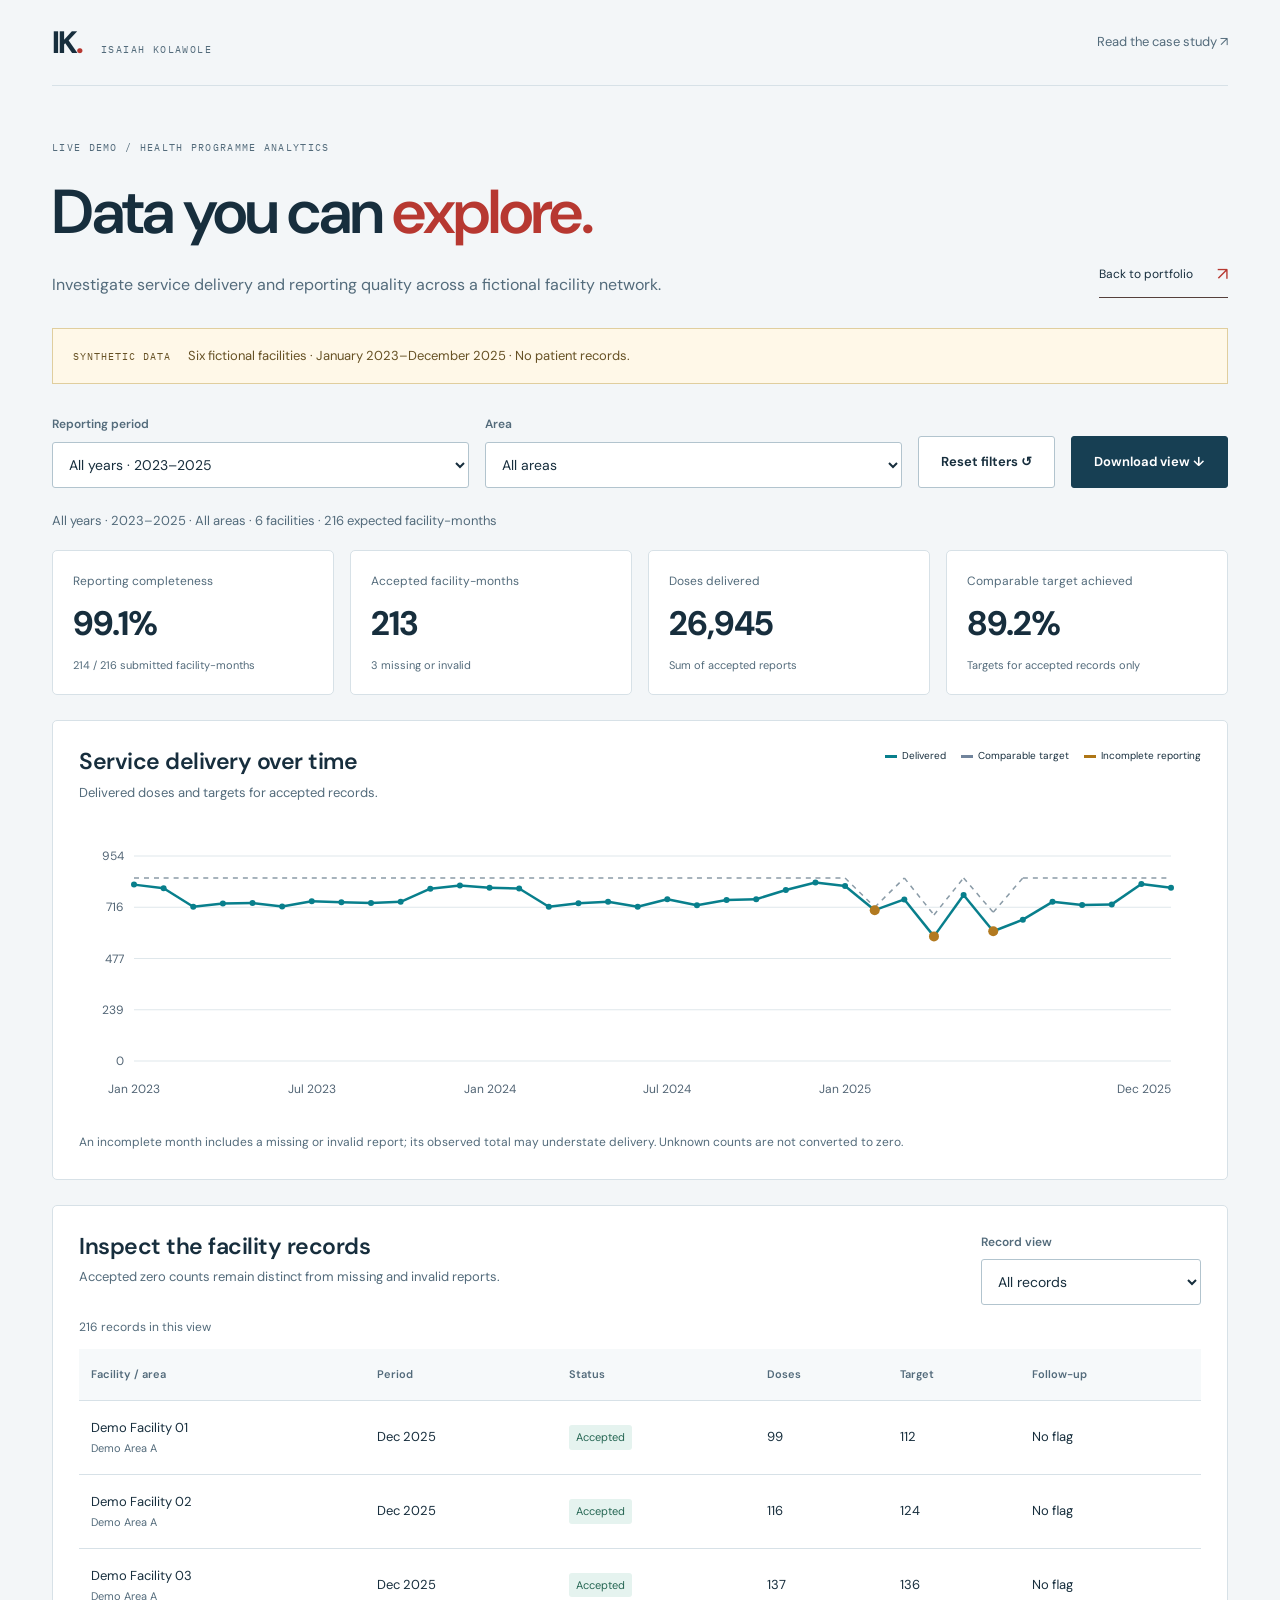
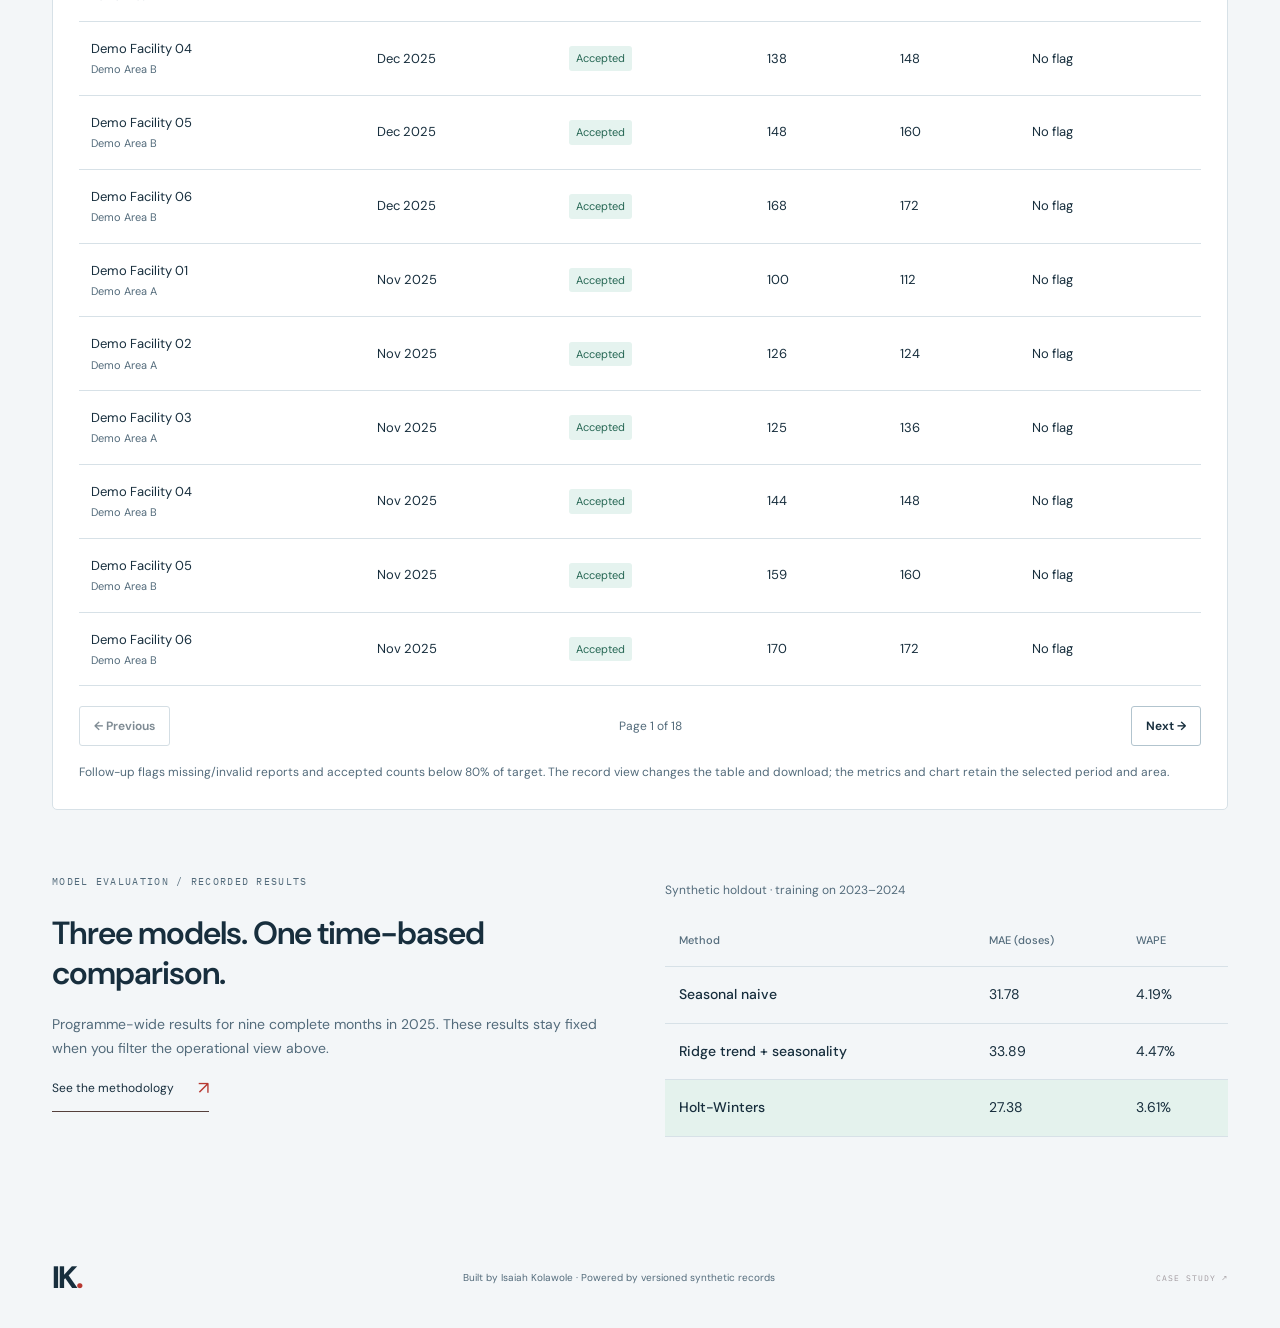
<file: demo.html>
<!doctype html>
<html lang="en"><head><meta charset="utf-8"><meta name="viewport" content="width=device-width,initial-scale=1"><meta name="description" content="Explore Isaiah Kolawole’s live health analytics demo using synthetic facility records, reporting quality, and recorded forecasting results."><title>Interactive Analytics Demo — Isaiah Kolawole</title><link rel="icon" href="favicon.svg"><link rel="stylesheet" href="styles.css"><script src="demo.js" defer></script></head>
<body class="demo-page"><a class="skip-link" href="#main">Skip to content</a><header class="site-header"><a class="wordmark" href="index.html" aria-label="Isaiah Kolawole home">IK<span>.</span><span class="wordmark-label">ISAIAH KOLAWOLE</span></a><a class="detail-back" href="case-study.html">Read the case study ↗</a></header><main id="main" class="demo-main wrap"><p class="eyebrow">LIVE DEMO / HEALTH PROGRAMME ANALYTICS</p><div class="demo-heading"><div><h1>Data you can <em>explore.</em></h1><p>Investigate service delivery and reporting quality across a fictional facility network.</p></div><a class="text-link" href="index.html#projects">Back to portfolio <span aria-hidden="true">↗</span></a></div><div class="case-notice"><strong>SYNTHETIC DATA</strong> Six fictional facilities · January 2023–December 2025 · No patient records.</div>
<div id="demo-error" role="alert" hidden>The demo data could not be loaded. Please refresh the page. <a href="assets/demo-data.json">Download the source data</a>.</div><noscript><p>This interactive view requires JavaScript. You can still <a href="case-study.html">read the case study</a> or <a href="assets/demo-data.json">download the synthetic data</a>.</p></noscript>
<div class="demo-filters"><label>Reporting period<select id="demo-year" disabled><option value="all">All years · 2023–2025</option><option value="2023">2023</option><option value="2024">2024</option><option value="2025">2025</option></select></label><label>Area<select id="demo-area" disabled><option value="all">All areas</option></select></label><button id="demo-reset" class="button button-outline" disabled>Reset filters ↺</button><button id="demo-export" class="button button-primary" disabled>Download view ↓</button></div>
<p id="demo-scope" class="demo-scope" role="status" aria-live="polite">Loading the versioned project data…</p>
<div class="demo-metrics"><article><p>Reporting completeness</p><strong id="metric-completeness">—</strong><span id="metric-completeness-note">Submitted / expected</span></article><article><p>Accepted facility-months</p><strong id="metric-accepted">—</strong><span id="metric-accepted-note">Valid records only</span></article><article><p>Doses delivered</p><strong id="metric-delivered">—</strong><span>Sum of accepted reports</span></article><article><p>Comparable target achieved</p><strong id="metric-achievement">—</strong><span>Targets for accepted records only</span></article></div>
<div class="demo-chart-card"><div class="demo-card-heading"><div><h2>Service delivery over time</h2><p>Delivered doses and targets for accepted records.</p></div><div class="chart-legend"><span class="legend-delivered">Delivered</span><span class="legend-target">Comparable target</span><span class="legend-gap">Incomplete reporting</span></div></div><svg id="demo-chart" viewBox="0 0 1000 290" role="img" aria-labelledby="chart-title chart-description"><title id="chart-title">Monthly delivered doses and comparable targets</title><desc id="chart-description">The chart is loading.</desc></svg><p class="demo-chart-note">An incomplete month includes a missing or invalid report; its observed total may understate delivery. Unknown counts are not converted to zero.</p></div>
<section class="demo-records"><div class="demo-card-heading"><div><h2>Inspect the facility records</h2><p>Accepted zero counts remain distinct from missing and invalid reports.</p></div><label>Record view<select id="demo-status" disabled><option value="all">All records</option><option value="followup">Needs follow-up</option><option value="missing">Missing reports</option><option value="invalid">Invalid reports</option><option value="zero">Accepted zero counts</option></select></label></div><p id="table-count" role="status" aria-live="polite"></p><div class="table-scroll"><table class="demo-table"><thead><tr><th scope="col">Facility / area</th><th scope="col">Period</th><th scope="col">Status</th><th scope="col">Doses</th><th scope="col">Target</th><th scope="col">Follow-up</th></tr></thead><tbody id="demo-record-body"></tbody></table></div><div class="demo-pagination"><button id="previous-page" class="button button-outline" disabled>← Previous</button><span id="page-label"></span><button id="next-page" class="button button-outline" disabled>Next →</button></div><p class="demo-chart-note">Follow-up flags missing/invalid reports and accepted counts below 80% of target. The record view changes the table and download; the metrics and chart retain the selected period and area.</p></section>
<section class="demo-evaluation"><div><p class="eyebrow">MODEL EVALUATION / RECORDED RESULTS</p><h2>Three models. One time-based comparison.</h2><p>Programme-wide results for nine complete months in 2025. These results stay fixed when you filter the operational view above.</p><a class="text-link" href="case-study.html#evaluation">See the methodology <span aria-hidden="true">↗</span></a></div><div class="table-scroll"><table class="evaluation-table"><caption>Synthetic holdout · training on 2023–2024</caption><thead><tr><th scope="col">Method</th><th scope="col">MAE (doses)</th><th scope="col">WAPE</th></tr></thead><tbody id="demo-model-body"></tbody></table></div></section></main><footer class="wrap"><a class="wordmark" href="index.html" aria-label="Back to portfolio">IK<span>.</span></a><p>Built by Isaiah Kolawole · Powered by versioned synthetic records</p><a href="case-study.html">CASE STUDY ↗</a></footer></body></html>
</file>
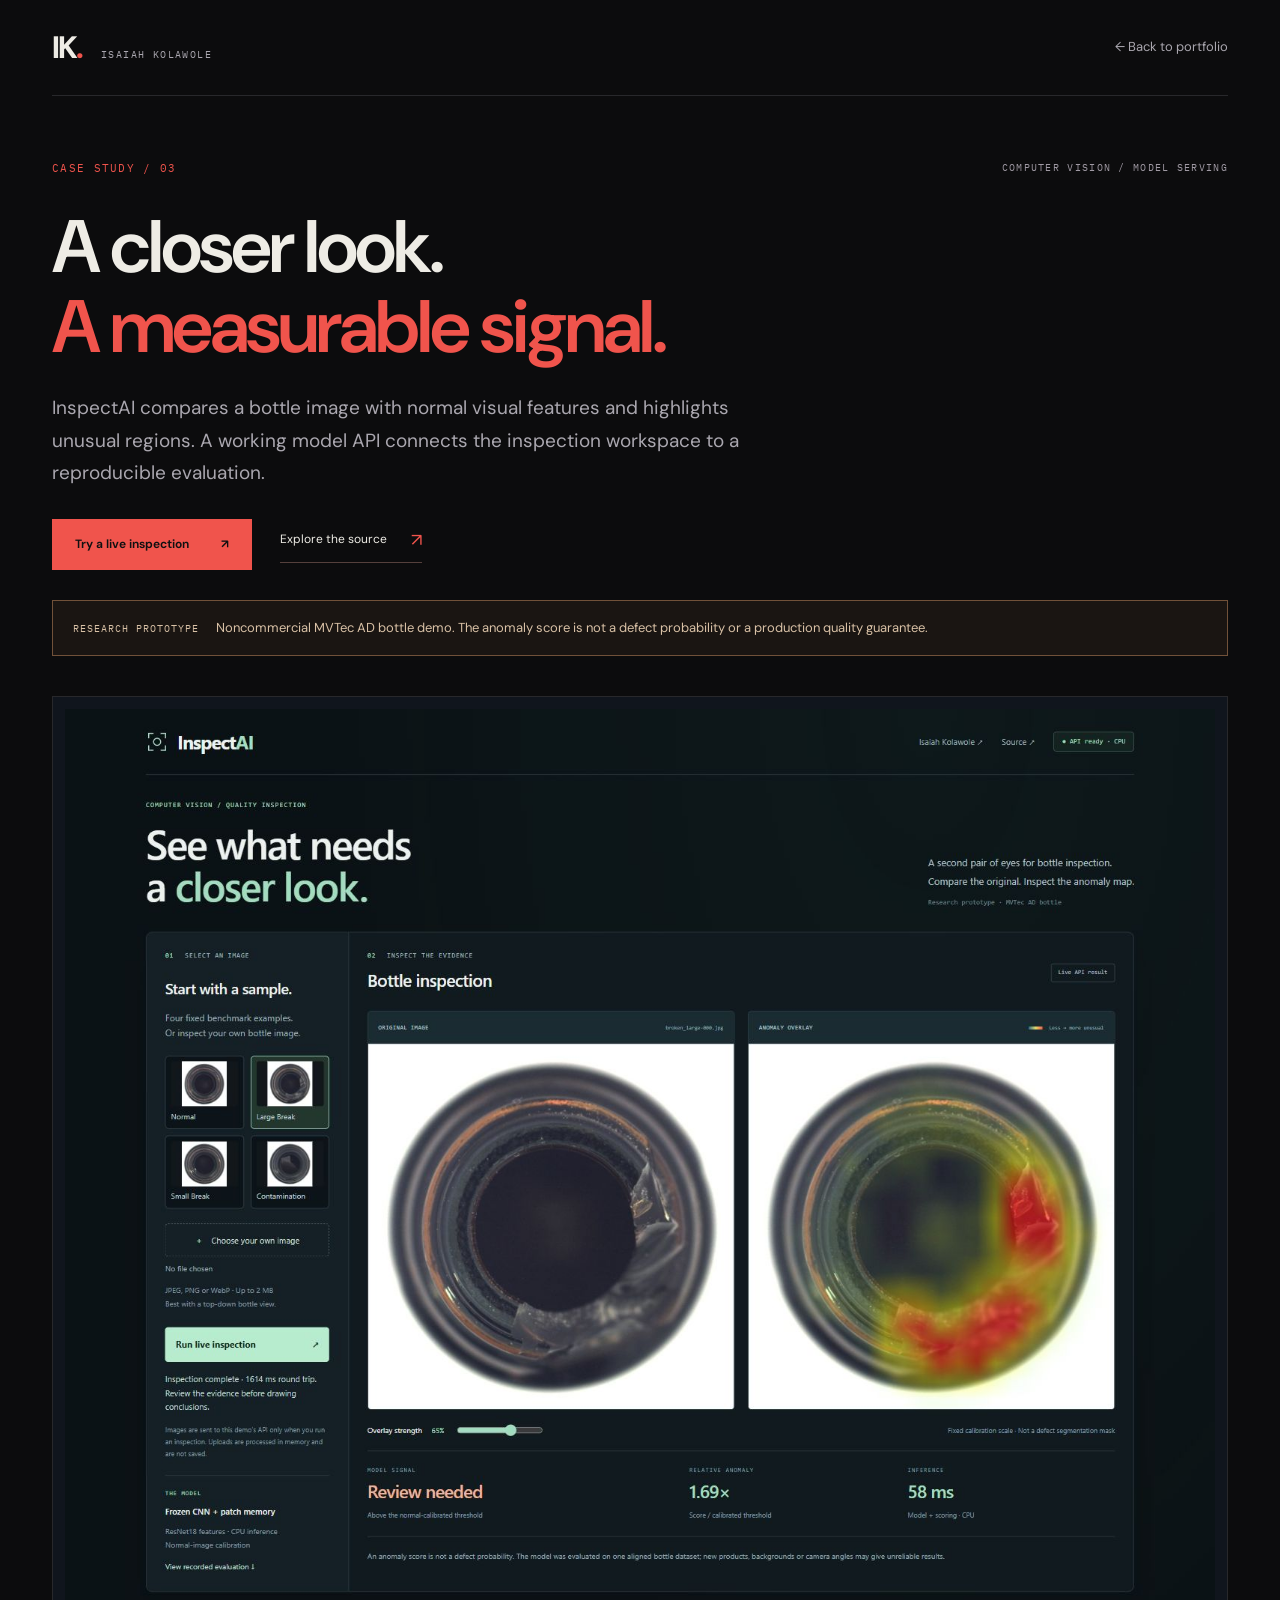
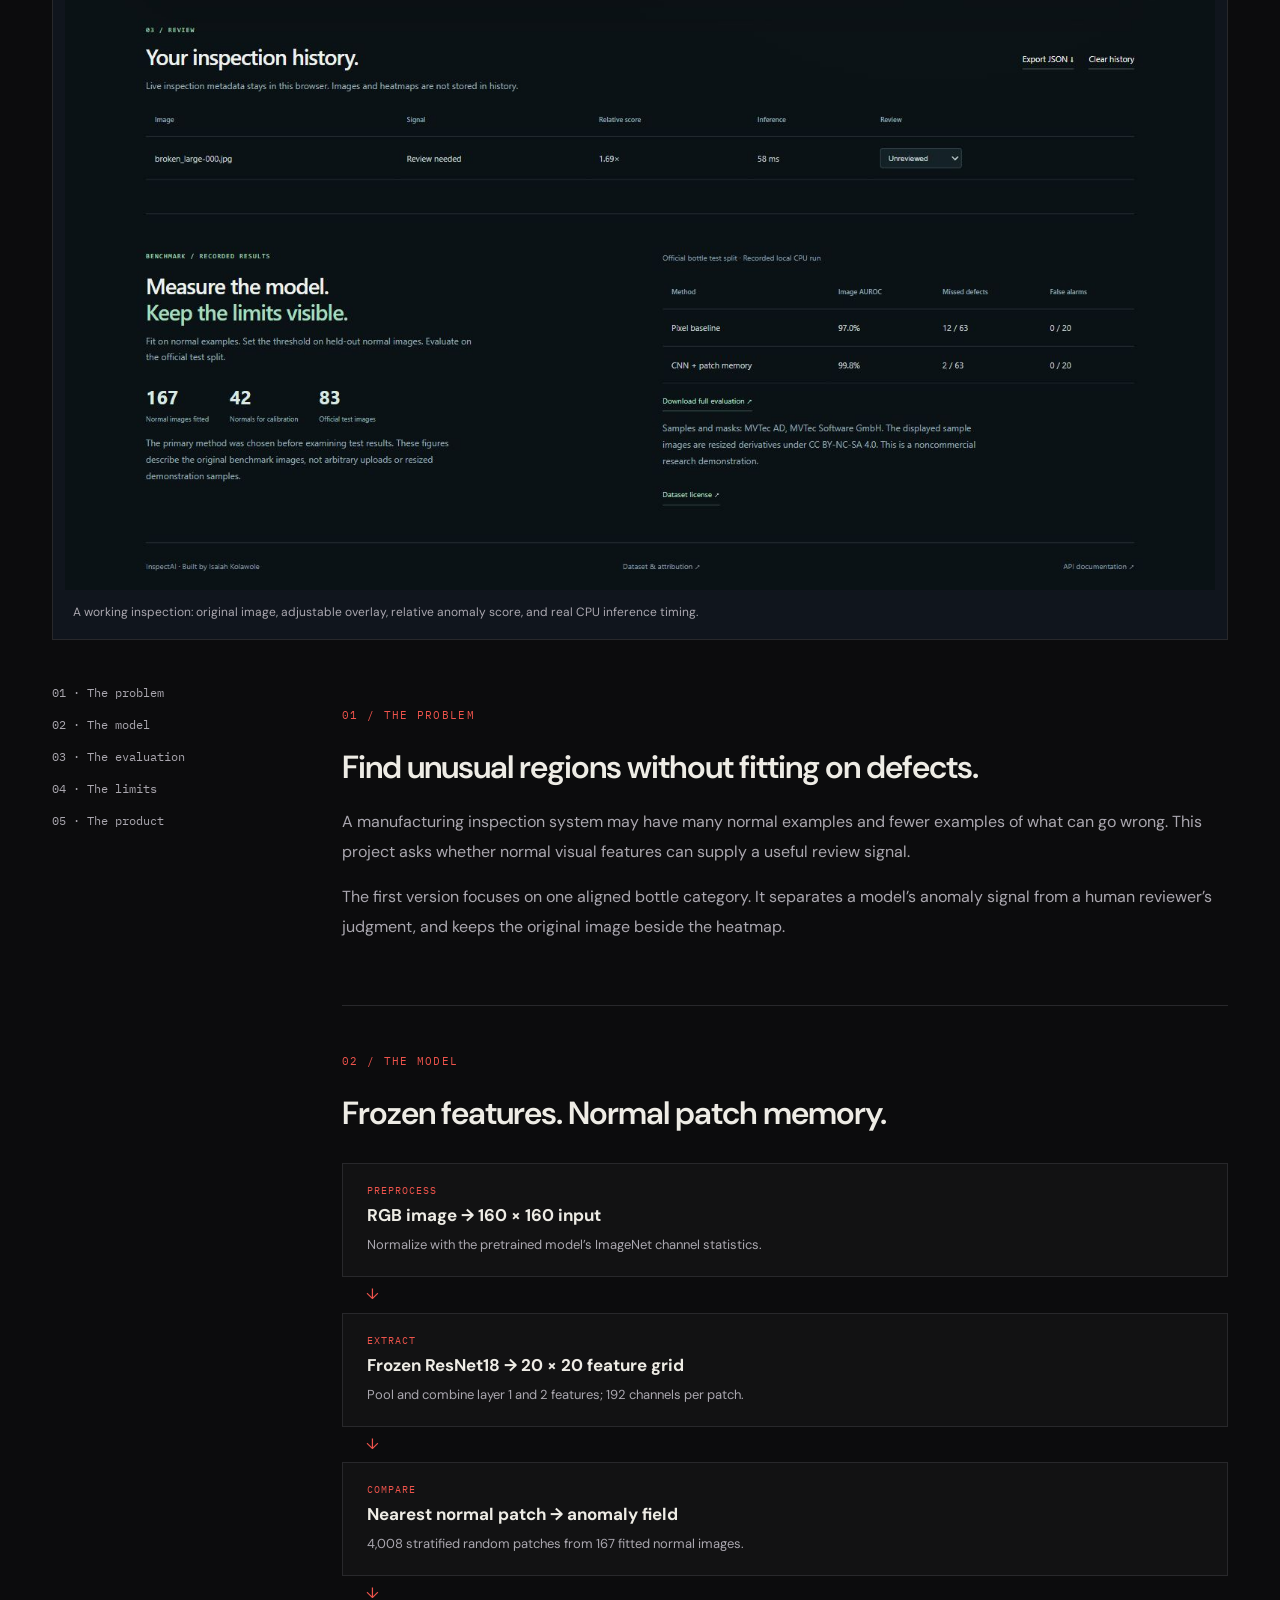
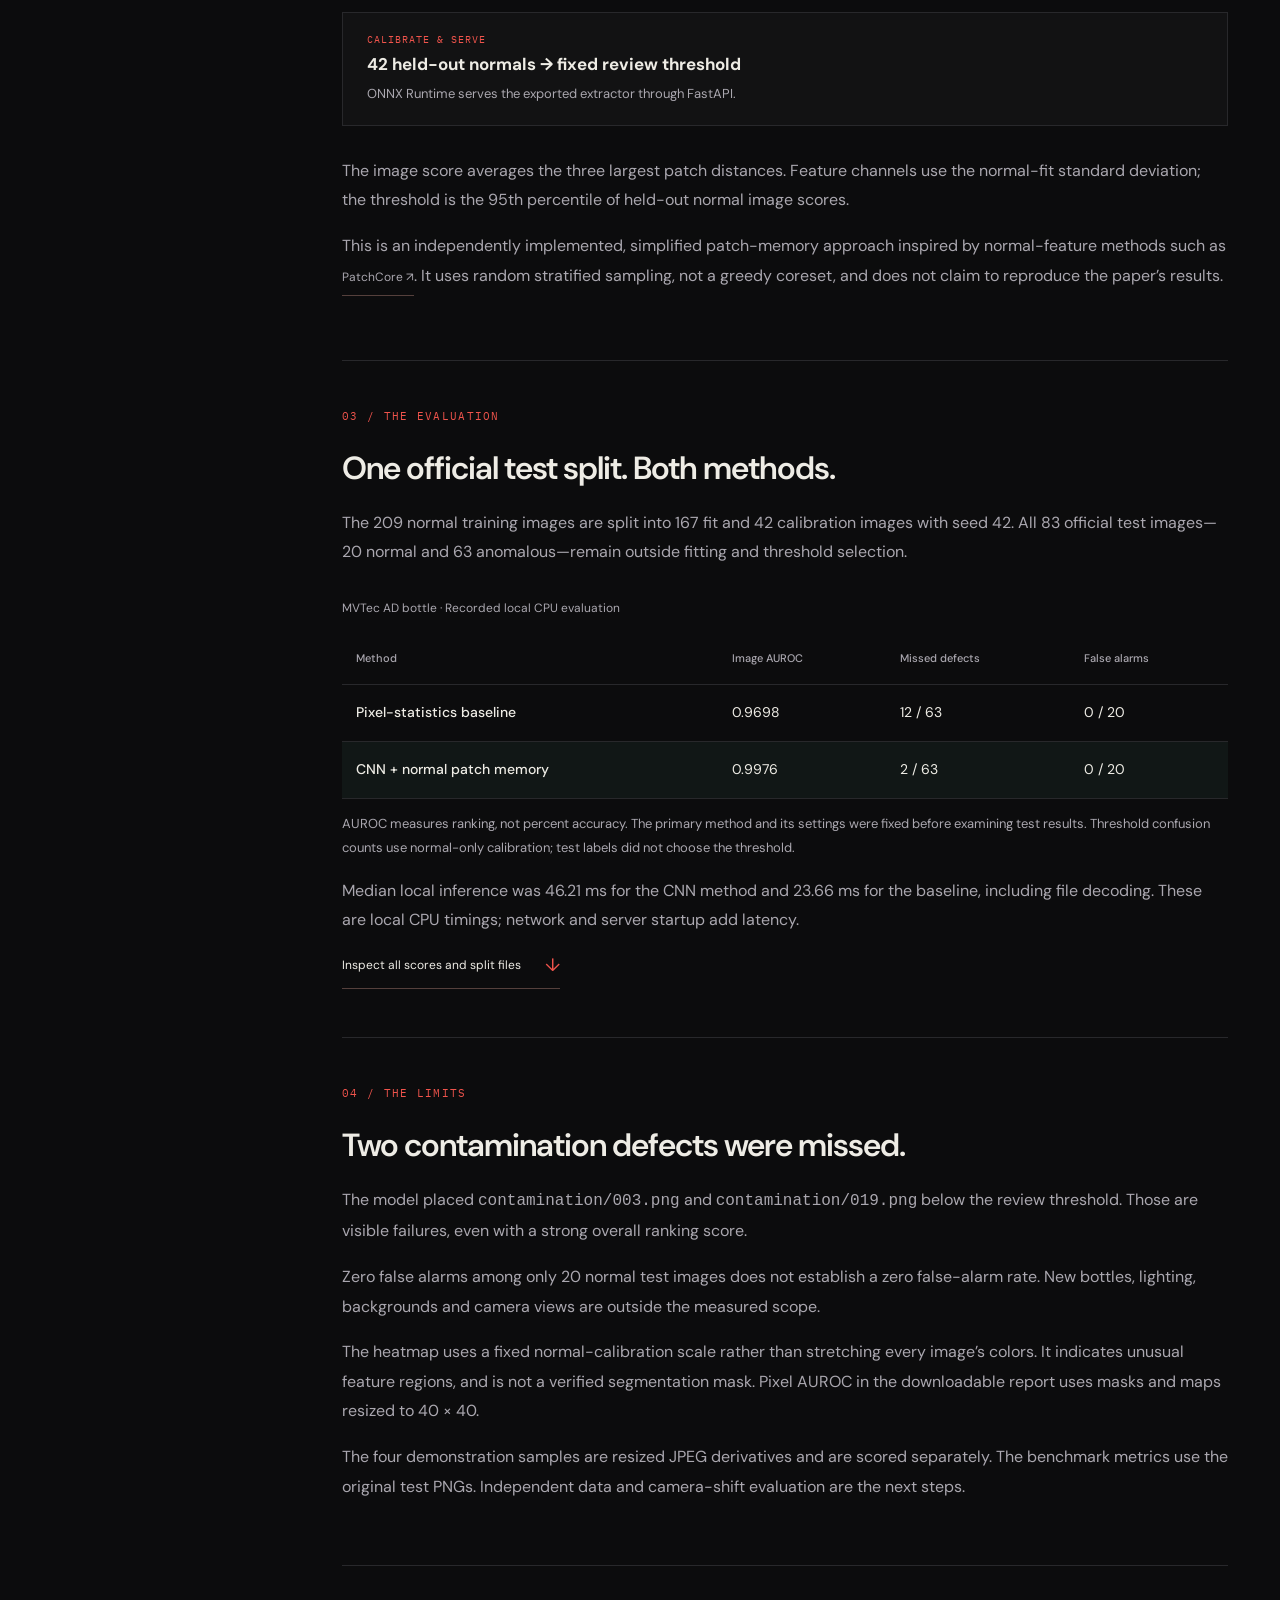
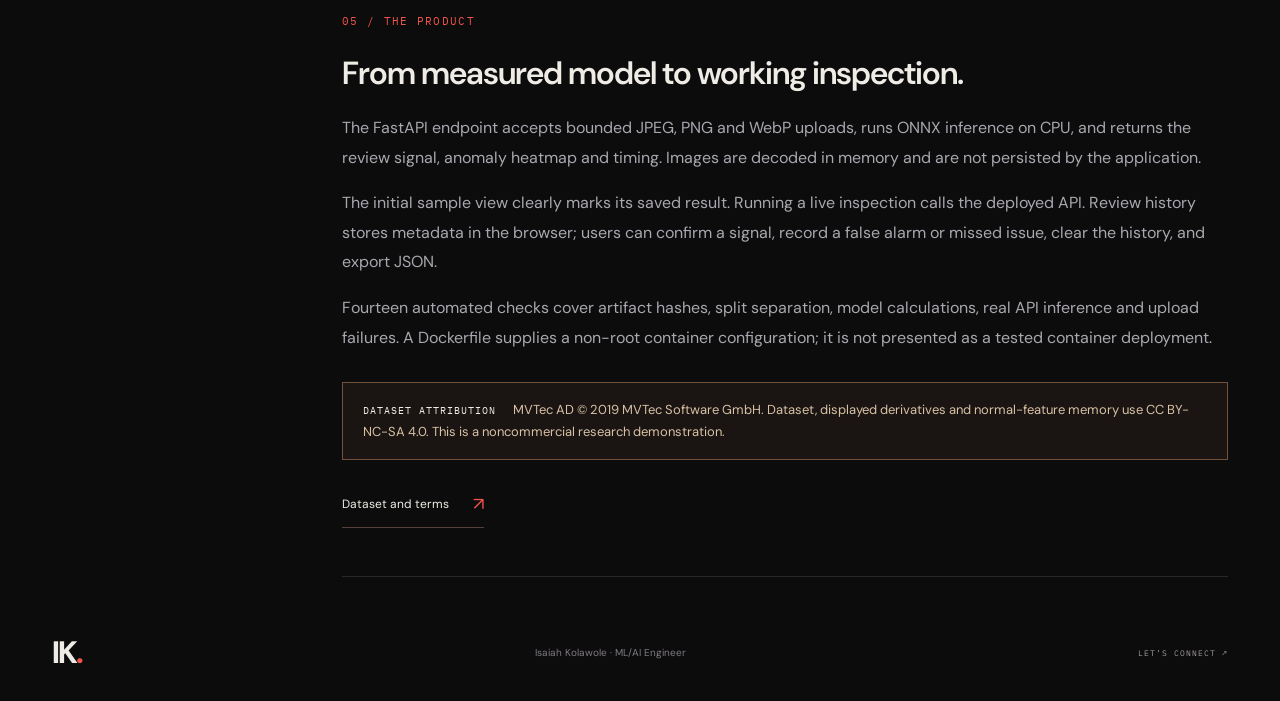
<file: inspect-ai.html>
<!doctype html>
<html lang="en"><head><meta charset="utf-8"><meta name="viewport" content="width=device-width,initial-scale=1"><meta name="description" content="InspectAI by Isaiah Kolawole: real computer-vision bottle inspection, a deployed model API, fixed-scale anomaly heatmaps and an honest benchmark."><title>InspectAI — Isaiah Kolawole</title><link rel="icon" href="favicon.svg"><link rel="stylesheet" href="styles.css"></head><body class="detail-page"><a class="skip-link" href="#main">Skip to content</a><header class="site-header"><a class="wordmark" href="index.html" aria-label="Isaiah Kolawole home">IK<span>.</span><span class="wordmark-label">ISAIAH KOLAWOLE</span></a><a class="detail-back" href="index.html#projects">← Back to portfolio</a></header>
<main id="main" class="wrap case-main"><div class="section-label"><span>CASE STUDY / 03</span><span>COMPUTER VISION / MODEL SERVING</span></div><h1>A closer look.<br><em>A measurable signal.</em></h1><p class="case-lead">InspectAI compares a bottle image with normal visual features and highlights unusual regions. A working model API connects the inspection workspace to a reproducible evaluation.</p><div class="case-actions"><a class="button button-primary" href="https://isaiah-inspect-ai.vercel.app/" target="_blank" rel="noopener noreferrer">Try a live inspection <span aria-hidden="true">↗</span></a><a class="text-link" href="https://github.com/kolawoleisaiah325/inspect-ai" target="_blank" rel="noopener noreferrer">Explore the source <span aria-hidden="true">↗</span></a></div><div class="case-notice"><strong>RESEARCH PROTOTYPE</strong> Noncommercial MVTec AD bottle demo. The anomaly score is not a defect probability or a production quality guarantee.</div>
<figure class="code-app-figure inspect-app-figure"><a href="https://isaiah-inspect-ai.vercel.app/" target="_blank" rel="noopener noreferrer" aria-label="Open the InspectAI inspection workspace"><img src="assets/inspect-ai-workspace.jpg" alt="InspectAI workspace showing an original bottle beside the model anomaly overlay and measured inspection results" width="1536" height="1978"></a><figcaption>A working inspection: original image, adjustable overlay, relative anomaly score, and real CPU inference timing.</figcaption></figure>
<div class="case-layout"><aside class="case-index" aria-label="Case study contents"><a href="#problem">01 · The problem</a><a href="#model">02 · The model</a><a href="#evaluation">03 · The evaluation</a><a href="#limits">04 · The limits</a><a href="#serving">05 · The product</a></aside><div class="case-content">
<section id="problem"><p class="eyebrow">01 / THE PROBLEM</p><h2>Find unusual regions without fitting on defects.</h2><p>A manufacturing inspection system may have many normal examples and fewer examples of what can go wrong. This project asks whether normal visual features can supply a useful review signal.</p><p>The first version focuses on one aligned bottle category. It separates a model’s anomaly signal from a human reviewer’s judgment, and keeps the original image beside the heatmap.</p></section>
<section id="model"><p class="eyebrow">02 / THE MODEL</p><h2>Frozen features. Normal patch memory.</h2><div class="architecture-flow"><div><small>PREPROCESS</small><strong>RGB image → 160 × 160 input</strong><span>Normalize with the pretrained model’s ImageNet channel statistics.</span></div><span class="flow-arrow" aria-hidden="true">↓</span><div><small>EXTRACT</small><strong>Frozen ResNet18 → 20 × 20 feature grid</strong><span>Pool and combine layer 1 and 2 features; 192 channels per patch.</span></div><span class="flow-arrow" aria-hidden="true">↓</span><div><small>COMPARE</small><strong>Nearest normal patch → anomaly field</strong><span>4,008 stratified random patches from 167 fitted normal images.</span></div><span class="flow-arrow" aria-hidden="true">↓</span><div><small>CALIBRATE & SERVE</small><strong>42 held-out normals → fixed review threshold</strong><span>ONNX Runtime serves the exported extractor through FastAPI.</span></div></div><p>The image score averages the three largest patch distances. Feature channels use the normal-fit standard deviation; the threshold is the 95th percentile of held-out normal image scores.</p><p>This is an independently implemented, simplified patch-memory approach inspired by normal-feature methods such as <a class="text-link" href="https://openaccess.thecvf.com/content/CVPR2022/html/Roth_Towards_Total_Recall_in_Industrial_Anomaly_Detection_CVPR_2022_paper.html" target="_blank" rel="noopener noreferrer">PatchCore ↗</a>. It uses random stratified sampling, not a greedy coreset, and does not claim to reproduce the paper’s results.</p></section>
<section id="evaluation"><p class="eyebrow">03 / THE EVALUATION</p><h2>One official test split. Both methods.</h2><p>The 209 normal training images are split into 167 fit and 42 calibration images with seed 42. All 83 official test images—20 normal and 63 anomalous—remain outside fitting and threshold selection.</p><div class="table-scroll"><table class="evaluation-table"><caption>MVTec AD bottle · Recorded local CPU evaluation</caption><thead><tr><th scope="col">Method</th><th scope="col">Image AUROC</th><th scope="col">Missed defects</th><th scope="col">False alarms</th></tr></thead><tbody><tr><th scope="row">Pixel-statistics baseline</th><td>0.9698</td><td>12 / 63</td><td>0 / 20</td></tr><tr class="best-model"><th scope="row">CNN + normal patch memory</th><td>0.9976</td><td>2 / 63</td><td>0 / 20</td></tr></tbody></table></div><p class="case-caption">AUROC measures ranking, not percent accuracy. The primary method and its settings were fixed before examining test results. Threshold confusion counts use normal-only calibration; test labels did not choose the threshold.</p><p>Median local inference was 46.21 ms for the CNN method and 23.66 ms for the baseline, including file decoding. These are local CPU timings; network and server startup add latency.</p><a class="text-link" href="assets/inspect-ai-evaluation.json" download>Inspect all scores and split files <span aria-hidden="true">↓</span></a></section>
<section id="limits"><p class="eyebrow">04 / THE LIMITS</p><h2>Two contamination defects were missed.</h2><p>The model placed <code>contamination/003.png</code> and <code>contamination/019.png</code> below the review threshold. Those are visible failures, even with a strong overall ranking score.</p><p>Zero false alarms among only 20 normal test images does not establish a zero false-alarm rate. New bottles, lighting, backgrounds and camera views are outside the measured scope.</p><p>The heatmap uses a fixed normal-calibration scale rather than stretching every image’s colors. It indicates unusual feature regions, and is not a verified segmentation mask. Pixel AUROC in the downloadable report uses masks and maps resized to 40 × 40.</p><p>The four demonstration samples are resized JPEG derivatives and are scored separately. The benchmark metrics use the original test PNGs. Independent data and camera-shift evaluation are the next steps.</p></section>
<section id="serving"><p class="eyebrow">05 / THE PRODUCT</p><h2>From measured model to working inspection.</h2><p>The FastAPI endpoint accepts bounded JPEG, PNG and WebP uploads, runs ONNX inference on CPU, and returns the review signal, anomaly heatmap and timing. Images are decoded in memory and are not persisted by the application.</p><p>The initial sample view clearly marks its saved result. Running a live inspection calls the deployed API. Review history stores metadata in the browser; users can confirm a signal, record a false alarm or missed issue, clear the history, and export JSON.</p><p>Fourteen automated checks cover artifact hashes, split separation, model calculations, real API inference and upload failures. A Dockerfile supplies a non-root container configuration; it is not presented as a tested container deployment.</p><div class="case-notice"><strong>DATASET ATTRIBUTION</strong> MVTec AD © 2019 MVTec Software GmbH. Dataset, displayed derivatives and normal-feature memory use CC BY-NC-SA 4.0. This is a noncommercial research demonstration.</div><a class="text-link" href="https://www.mvtec.com/research-teaching/datasets/mvtec-ad" target="_blank" rel="noopener noreferrer">Dataset and terms <span aria-hidden="true">↗</span></a></section>
</div></div></main><footer class="wrap"><a class="wordmark" href="index.html" aria-label="Back to portfolio">IK<span>.</span></a><p>Isaiah Kolawole · ML/AI Engineer</p><a href="mailto:gkola67@gmail.com">LET’S CONNECT ↗</a></footer></body></html>
</file>
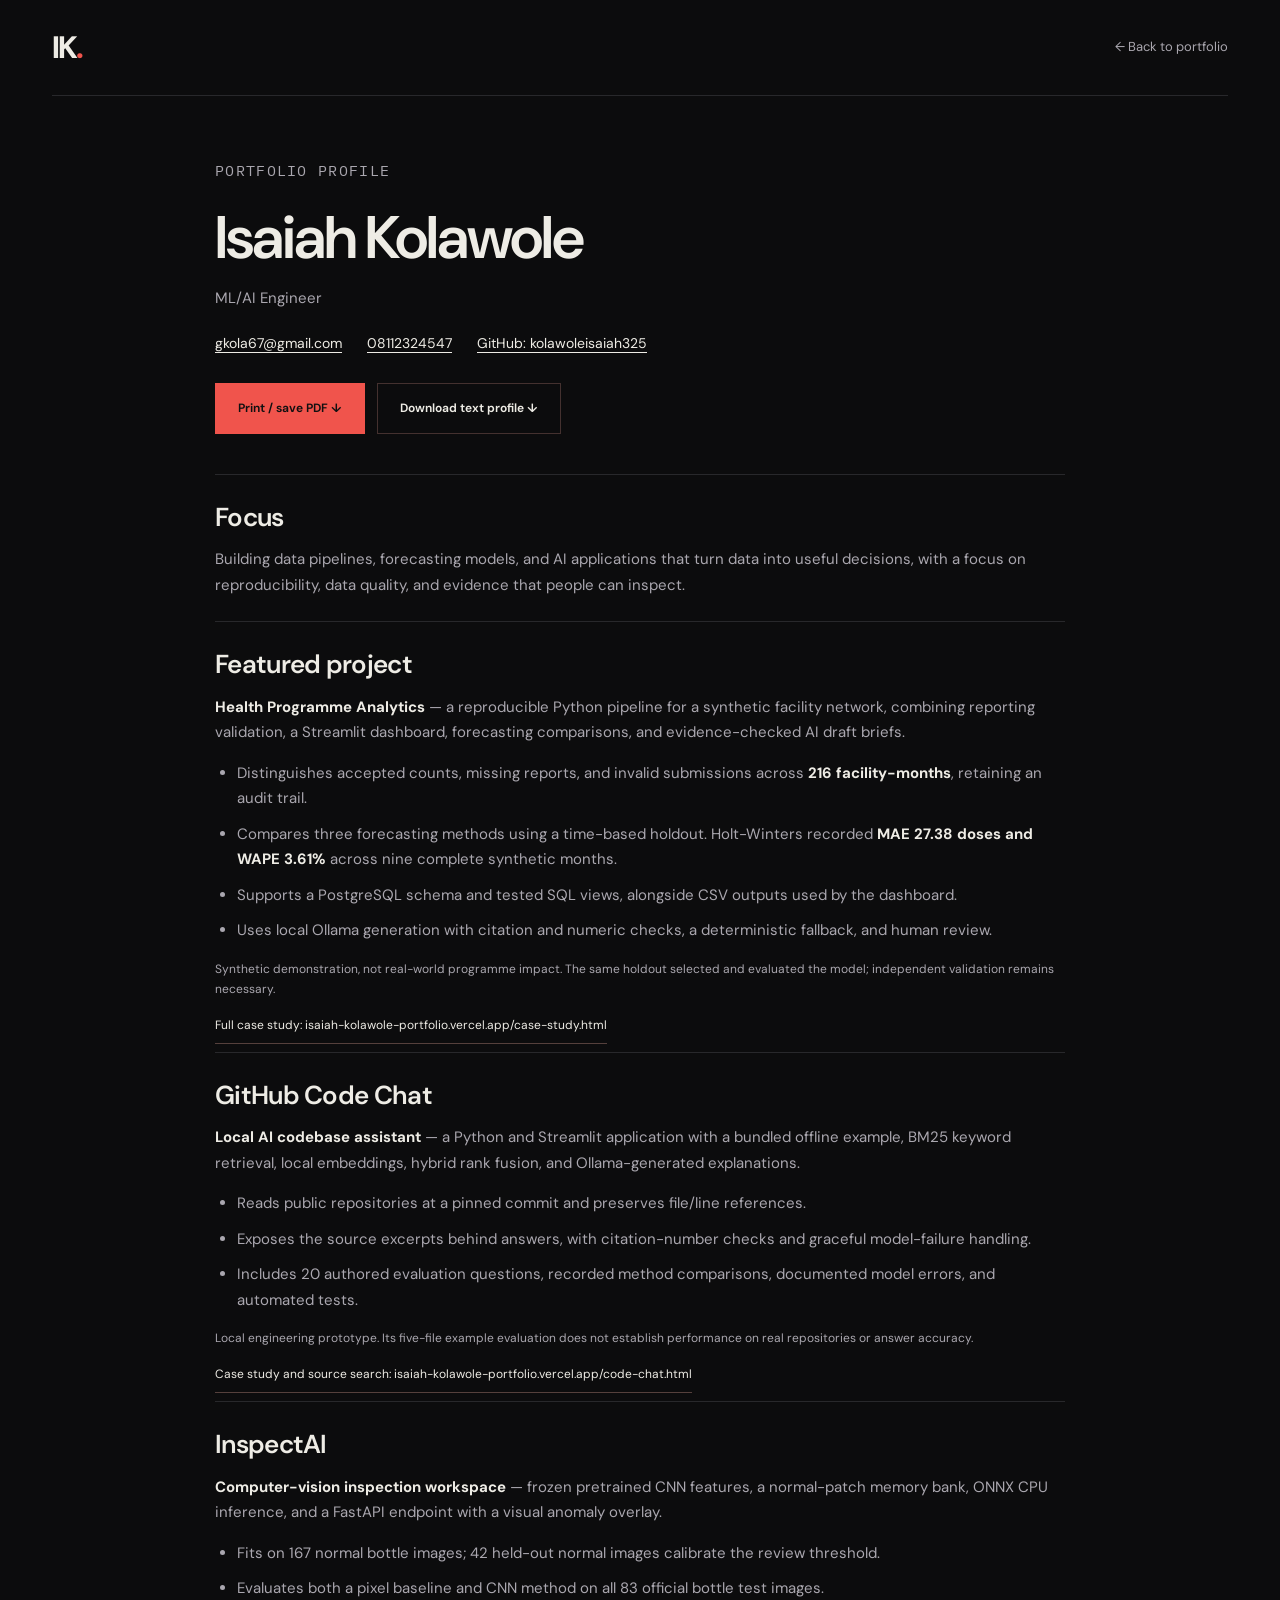
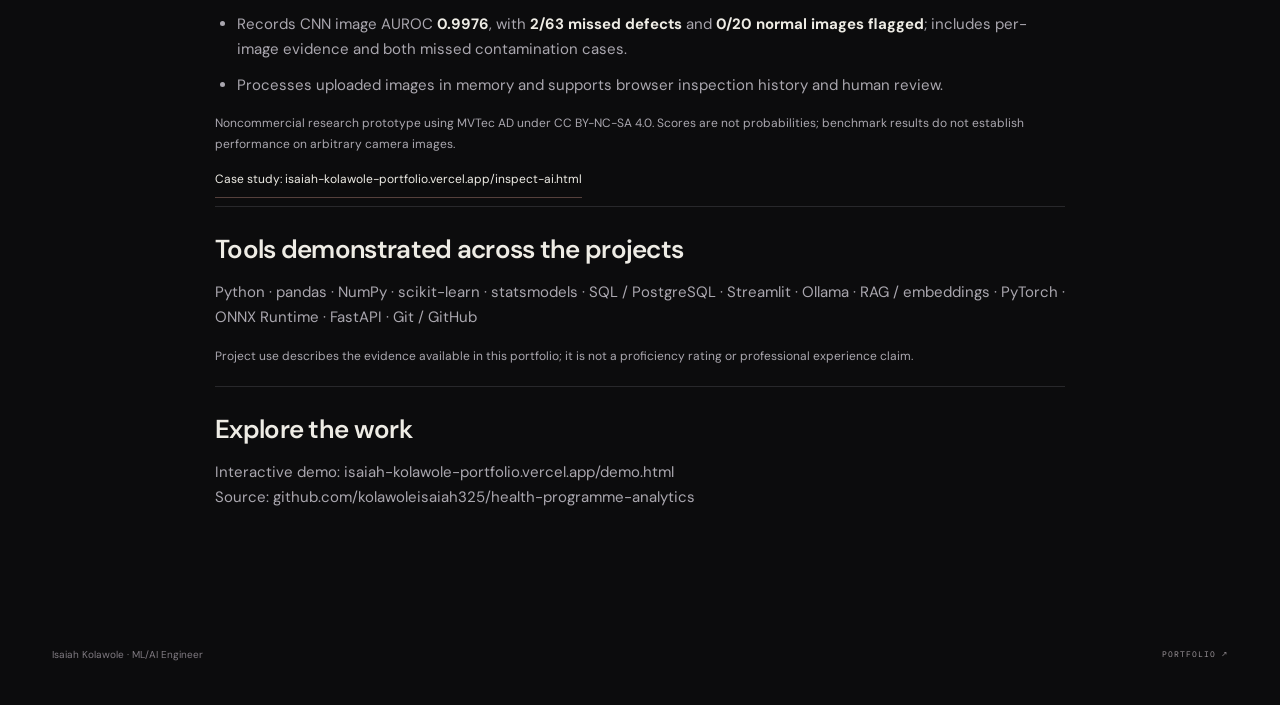
<file: profile.html>
<!doctype html>
<html lang="en"><head><meta charset="utf-8"><meta name="viewport" content="width=device-width,initial-scale=1"><meta name="description" content="Isaiah Kolawole — ML/AI engineer portfolio profile, project evidence, and contact details."><title>Portfolio Profile — Isaiah Kolawole</title><link rel="icon" href="favicon.svg"><link rel="stylesheet" href="styles.css"><style>
.profile-main{max-width:850px;padding:50px 0 70px}.profile-main h1{font:600 clamp(36px,6vw,60px)/1.1 var(--sans);letter-spacing:-2px;margin:0 0 15px}.profile-role{font-size:22px;color:var(--red);margin:0 0 20px}.profile-contact{display:flex;flex-wrap:wrap;gap:10px 25px;font-size:14px}.profile-contact a{text-decoration:underline;text-underline-offset:4px}.profile-controls{display:flex;gap:12px;flex-wrap:wrap;margin:28px 0 40px}.profile-main section{border-top:1px solid var(--line);padding:28px 0 8px}.profile-main h2{font-size:26px;letter-spacing:-.7px;margin-bottom:16px}.profile-main p,.profile-main li{font-size:15px;color:var(--muted)}.profile-main li{margin:10px 0}.profile-main strong{color:var(--text)}.profile-main ul{padding-left:22px}.profile-note{font-size:12px!important}.profile-main .text-link{color:var(--text)}
@media print{@page{size:A4;margin:18mm}body{background:#fff;color:#151515;font-family:Arial,sans-serif;font-size:11pt}.site-header,.profile-controls,footer,.skip-link{display:none!important}.profile-main{width:100%;padding:0;max-width:none}.profile-main h1{font-family:Arial,sans-serif;font-size:27pt;letter-spacing:-1px}.profile-role{color:#333;font-size:15pt}.profile-contact{font-size:10pt;gap:5px 18px}.profile-main section{padding:17px 0 0;border-color:#bbb;break-inside:avoid}.profile-main h2{font-size:15pt;letter-spacing:0}.profile-main p,.profile-main li{font-size:10pt;line-height:1.5;color:#333}.profile-main strong,.profile-main .text-link{color:#151515}.profile-main .text-link{font-size:10pt}.profile-note{font-size:9pt!important}a{color:#151515}.profile-main h2{margin-bottom:10px}.profile-main li{margin:5px 0}}
</style></head><body><a class="skip-link" href="#main">Skip to content</a><header class="site-header"><a class="wordmark" href="index.html" aria-label="Isaiah Kolawole home">IK<span>.</span></a><a class="detail-back" href="index.html">← Back to portfolio</a></header><main id="main" class="wrap profile-main"><p class="eyebrow">PORTFOLIO PROFILE</p><h1>Isaiah Kolawole</h1><p class="profile-role">ML/AI Engineer</p><div class="profile-contact"><a href="mailto:gkola67@gmail.com">gkola67@gmail.com</a><a href="tel:+2348112324547">08112324547</a><a href="https://github.com/kolawoleisaiah325">GitHub: kolawoleisaiah325</a></div><div class="profile-controls"><button class="button button-primary" id="print-profile">Print / save PDF ↓</button><a class="button button-outline" href="assets/isaiah-kolawole-profile.txt" download>Download text profile ↓</a></div><section><h2>Focus</h2><p>Building data pipelines, forecasting models, and AI applications that turn data into useful decisions, with a focus on reproducibility, data quality, and evidence that people can inspect.</p></section><section><h2>Featured project</h2><p><strong>Health Programme Analytics</strong> — a reproducible Python pipeline for a synthetic facility network, combining reporting validation, a Streamlit dashboard, forecasting comparisons, and evidence-checked AI draft briefs.</p><ul><li>Distinguishes accepted counts, missing reports, and invalid submissions across <strong>216 facility-months</strong>, retaining an audit trail.</li><li>Compares three forecasting methods using a time-based holdout. Holt-Winters recorded <strong>MAE 27.38 doses and WAPE 3.61%</strong> across nine complete synthetic months.</li><li>Supports a PostgreSQL schema and tested SQL views, alongside CSV outputs used by the dashboard.</li><li>Uses local Ollama generation with citation and numeric checks, a deterministic fallback, and human review.</li></ul><p class="profile-note">Synthetic demonstration, not real-world programme impact. The same holdout selected and evaluated the model; independent validation remains necessary.</p><a class="text-link" href="https://isaiah-kolawole-portfolio.vercel.app/case-study.html">Full case study: isaiah-kolawole-portfolio.vercel.app/case-study.html</a></section><section><h2>GitHub Code Chat</h2><p><strong>Local AI codebase assistant</strong> — a Python and Streamlit application with a bundled offline example, BM25 keyword retrieval, local embeddings, hybrid rank fusion, and Ollama-generated explanations.</p><ul><li>Reads public repositories at a pinned commit and preserves file/line references.</li><li>Exposes the source excerpts behind answers, with citation-number checks and graceful model-failure handling.</li><li>Includes 20 authored evaluation questions, recorded method comparisons, documented model errors, and automated tests.</li></ul><p class="profile-note">Local engineering prototype. Its five-file example evaluation does not establish performance on real repositories or answer accuracy.</p><a class="text-link" href="https://isaiah-kolawole-portfolio.vercel.app/code-chat.html">Case study and source search: isaiah-kolawole-portfolio.vercel.app/code-chat.html</a></section><section><h2>InspectAI</h2><p><strong>Computer-vision inspection workspace</strong> — frozen pretrained CNN features, a normal-patch memory bank, ONNX CPU inference, and a FastAPI endpoint with a visual anomaly overlay.</p><ul><li>Fits on 167 normal bottle images; 42 held-out normal images calibrate the review threshold.</li><li>Evaluates both a pixel baseline and CNN method on all 83 official bottle test images.</li><li>Records CNN image AUROC <strong>0.9976</strong>, with <strong>2/63 missed defects</strong> and <strong>0/20 normal images flagged</strong>; includes per-image evidence and both missed contamination cases.</li><li>Processes uploaded images in memory and supports browser inspection history and human review.</li></ul><p class="profile-note">Noncommercial research prototype using MVTec AD under CC BY-NC-SA 4.0. Scores are not probabilities; benchmark results do not establish performance on arbitrary camera images.</p><a class="text-link" href="https://isaiah-kolawole-portfolio.vercel.app/inspect-ai.html">Case study: isaiah-kolawole-portfolio.vercel.app/inspect-ai.html</a></section><section><h2>Tools demonstrated across the projects</h2><p>Python · pandas · NumPy · scikit-learn · statsmodels · SQL / PostgreSQL · Streamlit · Ollama · RAG / embeddings · PyTorch · ONNX Runtime · FastAPI · Git / GitHub</p><p class="profile-note">Project use describes the evidence available in this portfolio; it is not a proficiency rating or professional experience claim.</p></section><section><h2>Explore the work</h2><p><a href="https://isaiah-kolawole-portfolio.vercel.app/demo.html">Interactive demo: isaiah-kolawole-portfolio.vercel.app/demo.html</a><br><a href="https://github.com/kolawoleisaiah325/health-programme-analytics">Source: github.com/kolawoleisaiah325/health-programme-analytics</a></p></section></main><footer class="wrap"><p>Isaiah Kolawole · ML/AI Engineer</p><a href="index.html">PORTFOLIO ↗</a></footer><script>document.getElementById('print-profile').addEventListener('click',()=>window.print());</script></body></html>
</file>
<file: styles.css>
@import url('https://fonts.googleapis.com/css2?family=Barlow+Condensed:wght@600;700;800&family=DM+Sans:wght@400;450;500;550;600;650;700&family=IBM+Plex+Mono:wght@400;500&display=swap');
:root{--bg:#0c0c0d;--surface:#121213;--text:#eeece5;--muted:#96969c;--red:#f0544c;--line:#28282b;--mono:'IBM Plex Mono',monospace;--display:'Barlow Condensed','Arial Narrow',Impact,sans-serif;--sans:'DM Sans',Arial,sans-serif;color-scheme:dark}
*{box-sizing:border-box}html{scroll-behavior:smooth;scroll-padding-top:100px}body{margin:0;background:var(--bg);color:var(--text);font-family:var(--sans);font-size:15px;line-height:1.7}a{color:inherit;text-decoration:none}button{font:inherit;color:inherit;cursor:pointer}button,a{-webkit-tap-highlight-color:transparent}button:focus-visible,a:focus-visible{outline:2px solid var(--red);outline-offset:6px}::selection{background:var(--red);color:var(--bg)}.wrap{width:min(1200px,calc(100% - 104px));margin-inline:auto}.site-header{height:96px;width:min(1400px,calc(100% - 104px));margin:auto;display:flex;align-items:center;justify-content:space-between;border-bottom:1px solid var(--line);position:relative;z-index:5}.wordmark{display:flex;align-items:baseline;font-weight:800;font-size:31px;letter-spacing:-2px;line-height:1}.wordmark>span:first-child{color:var(--red)}.wordmark-label{font:10px var(--mono);letter-spacing:1.4px;margin-left:19px;color:var(--muted)}nav{display:flex;gap:37px;align-items:center}nav a{font:11px var(--mono);text-transform:uppercase;letter-spacing:1px;color:#b0aeb0;transition:color .2s}nav a:hover,nav a.active{color:var(--red)}nav .nav-contact{border:1px solid #464044;padding:11px 18px;color:var(--text)}nav .nav-contact span{color:var(--red);margin-left:17px}.menu-toggle{display:none}.hero{min-height:742px;display:grid;grid-template-columns:1.25fr 1fr;align-items:center;gap:22px;position:relative;padding-top:62px;padding-bottom:100px}.hero-grid{position:absolute;z-index:-1;inset:0 -30px;background:radial-gradient(ellipse at 80% 50%,#74231e1c,transparent 60%);pointer-events:none}.eyebrow,.micro{font:10px var(--mono);letter-spacing:1.3px;color:var(--muted)}.eyebrow{display:flex;align-items:center;gap:10px;margin-bottom:25px}.status-dot,.small-dot{width:6px;height:6px;display:inline-block;border-radius:50%;background:var(--red);box-shadow:0 0 12px #f0544c55;flex-shrink:0}.hero h1{font:800 clamp(74px,7.8vw,116px)/.92 var(--display);letter-spacing:-1.7px;margin:0 0 27px}.hero h1>span{color:transparent;-webkit-text-stroke:1px var(--red)}.hero h1 .name-dot{color:var(--red);-webkit-text-stroke:0}.hero-intro{font-size:25px;line-height:1.35;font-weight:450;margin:0 0 17px;letter-spacing:-.5px}.hero-intro strong{font-weight:500;color:var(--red)}.hero-description{max-width:440px;color:var(--muted);font-size:14px;line-height:1.85;margin:0}.hero-actions{display:flex;gap:12px;margin-top:30px}.button{display:inline-flex;align-items:center;justify-content:space-between;gap:32px;padding:14px 22px;font-size:12px;font-weight:650;border:1px solid var(--line);transition:background .2s,transform .2s;min-height:48px}.button:hover{transform:translateY(-3px)}.button-primary{background:var(--red);color:#101011;border-color:var(--red)}.button-primary:hover{background:#ff7168}.button-outline{border-color:#44312f}.button-outline:hover{background:#251b1b}.hero-social{display:flex;align-items:center;gap:22px;margin-top:33px}.hero-social>a{display:flex;align-items:center;gap:10px;color:#bdbbc0;font-size:12px}.hero-social svg{width:16px;height:16px}.hero-social>a>span{color:var(--red)}.hero-bottom{position:absolute;bottom:28px;left:0;right:0;display:flex;justify-content:space-between;align-items:center}.hero-bottom .micro{font-size:9px;color:#7d7b80}.scroll-link{font:9px var(--mono);letter-spacing:1px;color:var(--muted)}.scroll-link span{display:inline-block;border:1px solid var(--line);padding:5px 9px;margin-left:18px;color:var(--red);font-size:15px}.neural-panel{height:425px;position:relative;border:1px solid #382724;background:radial-gradient(circle at center,#73231f22,transparent 65%),linear-gradient(#17121288,#100e0e55);margin-top:22px;isolation:isolate}.neural-panel:before,.neural-panel:after{content:'';position:absolute;width:14px;height:14px;border-color:var(--red);z-index:1}.neural-panel:before{top:-1px;left:-1px;border-top:1px solid;border-left:1px solid}.neural-panel:after{bottom:-1px;right:-1px;border-bottom:1px solid;border-right:1px solid}.panel-top,.panel-bottom{position:absolute;left:21px;right:21px;display:flex;align-items:center;justify-content:space-between;font:8px var(--mono);letter-spacing:1px;color:#a89c9b;z-index:2}.panel-top{top:20px}.panel-top .small-dot{width:4px;height:4px;margin-right:6px}.panel-top>span:last-child{color:#6b5b5a}.panel-bottom{bottom:21px;font-size:7px;letter-spacing:.6px}.panel-bottom i{font-style:normal;color:var(--red);margin:0 7px}#neural-canvas{position:absolute;inset:0;width:100%;height:100%;opacity:.9}.neural-center{position:absolute;inset:0;display:grid;place-items:center}.core{width:104px;height:104px;background:radial-gradient(circle,#381e1c,#181112);border:1px solid #ae4b43;border-radius:50%;display:flex;align-items:center;justify-content:center;flex-direction:column;font:600 44px var(--display);color:#f78a7d;box-shadow:0 0 50px #e94f3420}.core>span{font:6px var(--mono);letter-spacing:2px;margin-top:3px;color:#b89c99}.orbit{position:absolute;width:194px;height:194px;border:1px solid #ed554433;border-radius:50%;transform:rotate(-25deg) scaleY(.65);animation:orbit 25s linear infinite}.orbit-two{width:268px;height:268px;transform:rotate(55deg) scaleY(.7);animation-direction:reverse;border-color:#ec635324}.orbit:after{content:'';width:6px;height:6px;background:var(--red);border-radius:50%;position:absolute;top:22%;left:9%;box-shadow:0 0 12px var(--red)}@keyframes orbit{to{rotate:360deg}}.panel-coordinate{position:absolute;right:15px;top:50%;writing-mode:vertical-rl;font:7px var(--mono);letter-spacing:2px;color:#73514c}.signal-bars{display:flex;align-items:flex-end;gap:3px;height:13px}.signal-bars i{width:2px;background:var(--red);margin:0;height:5px}.signal-bars i:nth-child(2){height:8px}.signal-bars i:nth-child(3){height:12px}.signal-bars i:nth-child(4){height:9px}.signal-bars i:nth-child(5){height:14px}.ticker{overflow:hidden;border-block:1px solid var(--line);background:#111111;padding:18px 0}.ticker>div{white-space:nowrap;display:flex;align-items:center;justify-content:center;gap:40px;font:500 11px var(--mono);letter-spacing:2px;color:#a7a3a3}.ticker span{color:var(--red);font-size:18px}.section{padding-block:96px}.section-label{display:flex;justify-content:space-between;gap:24px;padding-bottom:32px;font:9px var(--mono);letter-spacing:1.3px;color:var(--red)}.section-label>span:last-child{color:#77747a;font-size:8px}h2{font:600 clamp(38px,4.2vw,60px)/1.1 var(--sans);letter-spacing:-2.5px;margin:0}h2 em{color:var(--red);font-style:normal}.about-grid{display:grid;grid-template-columns:1.1fr 1fr;gap:90px}.about-copy>p{margin:0 0 18px;color:var(--muted);font-size:14px}.about-copy>p:first-child{font-size:17px;color:#d6d2d2}.text-link{font-size:12px;display:inline-flex;align-items:center;gap:24px;border:0;border-bottom:1px solid #55403c;padding:0 0 8px;background:none;line-height:1.6}.text-link span{color:var(--red);font-size:18px}.text-link:hover{color:var(--red)}.about-copy .text-link{margin-top:10px}.principles{display:grid;grid-template-columns:repeat(3,1fr);gap:36px;margin-top:60px;padding-top:33px;border-top:1px solid var(--line)}.principles>div{position:relative;padding-left:36px}.principle-number{position:absolute;left:0;top:5px;color:var(--red);font:10px var(--mono)}.principles h3{font-size:16px;font-weight:500;margin:0 0 8px}.principles p{margin:0;max-width:260px;color:var(--muted);font-size:12px}.skills-section{border-block:1px solid var(--line);background:#101011}.section-heading{display:flex;align-items:flex-end;justify-content:space-between;gap:45px;margin-bottom:42px}.section-heading>p{max-width:310px;color:var(--muted);font-size:13px;margin:0 0 5px}.skill-tabs{display:flex;gap:8px;flex-wrap:wrap;margin-bottom:22px}.skill-tabs button{font-size:11px;color:#9e9a9f;background:transparent;border:1px solid transparent;padding:10px 16px}.skill-tabs button.active{color:var(--text);border-color:#623732;background:#241715}.skill-tabs button:hover{color:var(--text)}.skill-tabs button span{font:8px var(--mono);margin-left:9px;color:var(--red)}.skills-grid{display:grid;grid-template-columns:repeat(4,1fr);gap:12px}.skill-card{padding:23px 22px 20px;min-height:148px;border:1px solid #29272a;background:#141415;transition:border-color .2s,transform .2s}.skill-card:hover{border-color:#70413c;transform:translateY(-3px)}.skill-card[hidden]{display:none}.skill-symbol{font:500 22px var(--mono);display:block;height:39px;letter-spacing:-1px}.yellow{color:#e8c763}.blue{color:#74a6ce}.violet{color:#b1a0dd}.coral{color:#e86e62}.orange{color:#d89355}.green{color:#73b3a1}.skill-card h3{font-size:13px;font-weight:550;margin:12px 0 4px}.skill-card p{font-size:10px;color:#8f8b94;margin:0}.featured-project{border:1px solid var(--line);display:grid;grid-template-columns:1.2fr 1fr;background:#111112}.project-image{position:relative;padding:24px;background:radial-gradient(ellipse at 50% 100%,#22323d,#151b20);overflow:hidden;display:flex;flex-direction:column;justify-content:center}.image-toolbar{background:#202b36;border:1px solid #35424f;padding:9px 12px;border-radius:6px 6px 0 0;display:flex;justify-content:space-between;align-items:center;font:6px var(--mono);letter-spacing:.7px;color:#a2b1bd}.image-toolbar>span:first-child{display:flex;gap:4px}.image-toolbar i{width:4px;height:4px;border-radius:50%;background:#6d7e8d}.project-image img{width:100%;height:auto;aspect-ratio:1.6;object-fit:cover;object-position:top;border:1px solid #35424f;border-top:0;border-radius:0 0 6px 6px;box-shadow:0 25px 50px #0004}.image-badge{font:7px var(--mono);letter-spacing:1px;color:#b4c7d6;position:absolute;left:25px;bottom:20px}.project-copy{padding:35px}.project-meta{display:flex;justify-content:space-between;gap:12px;font:8px var(--mono);letter-spacing:.7px;color:var(--red);line-height:1.6}.project-meta>span+span{color:#76727a;font-size:7px}.project-copy h3{font-size:30px;line-height:1.17;letter-spacing:-1px;font-weight:500;margin:24px 0 18px}.project-copy p,.mini-copy p{font-size:12px;color:var(--muted);line-height:1.85}.tags{display:flex;flex-wrap:wrap;gap:6px;margin-top:20px}.tags span{font:8px var(--mono);padding:5px 8px;border:1px solid #303034;color:#aaa5ae}.project-actions{display:flex;gap:26px;flex-wrap:wrap;margin-top:25px}.project-actions .text-link{font-size:10px}.project-pair{display:grid;grid-template-columns:1fr 1fr;gap:22px;margin-top:22px}.mini-project{border:1px solid var(--line);background:#111112}.mini-visual{height:195px;background:linear-gradient(125deg,#1d1515,#151112);border-bottom:1px solid var(--line);position:relative;padding:25px;overflow:hidden}.visual-label,.visual-foot{font:7px var(--mono);letter-spacing:1px;color:#967e7c;position:absolute;left:25px;top:19px}.visual-foot{top:auto;bottom:16px;color:#6d636a;font-size:6px}.chart-visual svg{width:100%;height:130px;margin-top:24px}.report-visual{background:radial-gradient(ellipse at center,#282031,#131216)}.report-flow{display:flex;align-items:center;justify-content:center;gap:22px;height:100%;font:14px var(--mono);color:#a39aa9}.report-flow i{color:#77687f;font-style:normal}.flow-core{display:grid;place-items:center;width:66px;height:66px;border:1px solid #756080;color:#c6add3;box-shadow:0 0 34px #af62bb13;font-size:21px}.report-visual .visual-foot{display:flex;align-items:center;gap:7px}.report-visual .small-dot{width:4px;height:4px;background:#a184b1}.mini-copy{padding:28px}.mini-copy h3{font-weight:500;font-size:25px;letter-spacing:-.7px;margin:14px 0 10px}.mini-copy .text-link{margin-top:24px}.project-note{color:#7e7980;font:9px var(--mono);margin-top:25px}.contact-section{background:radial-gradient(ellipse at 15% 100%,#5c211c20,transparent 70%),#111011;border-block:1px solid var(--line)}.contact-grid{display:grid;grid-template-columns:1.1fr 1fr;gap:100px;align-items:center}.contact-grid .eyebrow{font-size:8px;margin:10px 0 22px}.contact-grid h2{font-size:clamp(45px,5.1vw,74px);line-height:1.03;position:relative}.contact-arrow{font-size:90px;color:var(--red);position:absolute;right:8px;top:5px}.contact-copy>p:first-child{font-size:16px;color:var(--muted);margin:0 0 38px;max-width:365px}.contact-link{display:flex;justify-content:space-between;align-items:center;border-block:1px solid #3b3031;padding:22px 0;font-size:20px;letter-spacing:-.5px}.contact-link small{display:block;font:8px var(--mono);letter-spacing:1px;color:var(--red);margin-bottom:8px}.contact-link>span:last-child{font-size:28px;color:var(--red)}.contact-link:hover{color:var(--red)}.contact-caption{font-size:11px;color:#807b82;max-width:310px;margin-top:22px}footer{display:flex;align-items:center;justify-content:space-between;gap:24px;padding-block:32px}footer p{font-size:10px;color:#807b82}footer>a:last-child{font:8px var(--mono);color:#a19a9f;letter-spacing:1px}footer>a:last-child span{color:var(--red);margin-left:16px}.skip-link{position:fixed;left:16px;top:-70px;padding:10px 20px;background:var(--red);color:#000;z-index:20}.skip-link:focus{top:10px}.sr-only{position:absolute;width:1px;height:1px;padding:0;margin:-1px;overflow:hidden;clip:rect(0,0,0,0);white-space:nowrap;border:0}dialog{width:min(620px,calc(100% - 36px));border:1px solid #64423d;background:#151314;color:var(--text);padding:42px;max-height:85vh;overflow-y:auto}dialog::backdrop{background:#000b;backdrop-filter:blur(8px)}.dialog-close{position:absolute;top:10px;right:16px;border:0;background:none;font-size:28px;color:var(--muted)}dialog h2{font-size:34px;letter-spacing:-1px;margin-bottom:20px}dialog p:not(.eyebrow),dialog li{font-size:13px;color:#b0a9b0}dialog ul{padding-left:18px;margin:20px 0 28px}dialog li{margin-bottom:10px}body.modal-open{overflow:hidden}
@media(min-width:1550px){.hero{min-height:790px}.hero h1{font-size:126px}.neural-panel{height:455px}}
@media(max-width:1100px){.wrap,.site-header{width:calc(100% - 64px)}.hero{grid-template-columns:1.15fr 1fr;gap:25px;min-height:700px}.hero h1{font-size:86px}.neural-panel{height:360px}.hero .eyebrow{font-size:8px}.hero-intro{font-size:22px}.hero-description{font-size:12px}.about-grid,.contact-grid{gap:48px}.project-copy{padding:25px}.project-copy h3{font-size:26px}.contact-arrow{font-size:65px;right:0}}
@media(max-width:760px){.wrap,.site-header{width:calc(100% - 40px)}.site-header{height:76px}.wordmark-label{font-size:8px;margin-left:12px}.menu-toggle{display:flex;flex-direction:column;gap:6px;justify-content:center;align-items:center;border:1px solid #423536;background:none;width:42px;height:40px;z-index:3}.menu-toggle span{height:1px;width:17px;background:var(--text);transition:transform .2s}.menu-toggle[aria-expanded=true] span:first-child{transform:translateY(3.5px) rotate(45deg)}.menu-toggle[aria-expanded=true] span:last-child{transform:translateY(-3.5px) rotate(-45deg)}nav{display:none;position:absolute;top:75px;left:-20px;right:-20px;background:#121113;border-bottom:1px solid #433031;padding:25px;gap:20px;flex-direction:column;align-items:stretch}nav.open{display:flex}nav a{padding:10px 0}nav .nav-contact{display:flex;justify-content:space-between}.hero{grid-template-columns:1fr;padding-top:45px;padding-bottom:82px;gap:36px;min-height:0}.hero h1{font-size:clamp(74px,15.7vw,114px);letter-spacing:-1px}.hero .eyebrow{font-size:7px;letter-spacing:.9px;margin-bottom:23px}.hero-intro{font-size:25px}.hero-description{font-size:13px;max-width:440px}.hero-actions{margin-top:26px}.button{padding:13px 17px;gap:20px;font-size:11px}.hero-social{margin-top:26px}.neural-panel{height:310px;margin:0}.hero-bottom{bottom:20px}.hero-bottom .micro{max-width:145px;line-height:1.7;font-size:7px}.scroll-link{font-size:7px;letter-spacing:.5px}.scroll-link span{margin-left:8px}.ticker{padding:12px 0}.ticker>div{font-size:9px;gap:26px}.section{padding-block:62px}.section-label{font-size:8px;padding-bottom:28px}.section-label>span:last-child{display:none}.about-grid{grid-template-columns:1fr;gap:28px}h2{font-size:40px;letter-spacing:-1.7px}.about-copy>p:first-child{font-size:16px}.about-copy>p{font-size:13px}.principles{gap:22px;grid-template-columns:1fr;margin-top:35px;padding-top:28px}.principles>div{padding-left:37px}.principles p{max-width:none}.section-heading{display:block;margin-bottom:28px}.section-heading>p{margin-top:22px;max-width:340px}.section-heading>.text-link{margin-top:24px}.skill-tabs{gap:3px}.skill-tabs button{padding:8px 10px;font-size:10px}.skills-grid{grid-template-columns:repeat(2,1fr);gap:9px}.skill-card{padding:18px 15px;min-height:138px}.skill-card h3{font-size:12px}.skill-card p{font-size:9px}.featured-project{grid-template-columns:1fr}.project-image{padding:30px 22px 42px;min-height:250px}.image-badge{bottom:16px;left:22px}.project-copy{padding:26px}.project-copy h3{font-size:30px}.project-pair{grid-template-columns:1fr;gap:20px;margin-top:20px}.mini-visual{height:180px}.project-note{font-size:8px;line-height:1.8}.contact-grid{grid-template-columns:1fr;gap:35px}.contact-grid h2{font-size:55px}.contact-arrow{right:25px;font-size:86px;top:0}.contact-copy>p:first-child{font-size:14px;margin-bottom:28px}.contact-link{font-size:19px}.contact-caption{max-width:none}footer{gap:15px;flex-wrap:wrap;padding-block:27px}footer p{font-size:9px}footer>a:last-child{display:none}dialog{padding:34px 25px}dialog h2{font-size:29px}}
.report-flow>span{white-space:nowrap}.flow-core{flex-shrink:0}
.neural-panel{overflow:hidden;background:radial-gradient(ellipse at 50% 52%,#39191055,transparent 70%),linear-gradient(140deg,#171316,#0d0c0e 65%);border-color:#55352e;box-shadow:0 0 70px #f0544c09,inset 0 0 60px #0005}
.neural-panel:before,.neural-panel:after{border-color:#ff8c69}
#neural-canvas{opacity:1}
.neural-center{pointer-events:none}
.neural-panel .core{width:75px;height:75px;font-size:32px;border-color:#ffb09380;background:radial-gradient(circle at 35% 28%,#713e31,#321c1d 48%,#170f12);color:#ffd1b4;box-shadow:0 0 18px #ff845640,0 0 64px #fa612a24,inset 0 0 12px #ffd6b71a;position:relative}
.neural-panel .core:before{content:'';position:absolute;inset:-7px;border:1px solid #eb82512e;border-radius:50%}
.neural-panel .core>span{font-size:5px;letter-spacing:1.4px;color:#dfaa97}
.neural-panel .panel-top{color:#c4a69b;font-size:8px}
#neural-toggle{display:flex;align-items:center;gap:7px;font:7px var(--mono);letter-spacing:1px;color:#bf9f93;background:#1c141480;border:1px solid #61403688;padding:6px 8px;min-height:28px;transition:border-color .2s,color .2s}
#neural-toggle:hover{border-color:#ffb093;color:#ffd1b4}
.toggle-glyph{font-size:11px;color:#f5a481}
.neural-legend{position:absolute;bottom:61px;left:21px;right:21px;text-align:center;font:6px var(--mono);letter-spacing:1.5px;color:#9c6f62;pointer-events:none}
.neural-legend>span{color:#e99f79;margin-right:8px}
.neural-panel .panel-coordinate{top:40%;font-size:6px;color:#956c5e}
.neural-panel .panel-bottom{color:#b79689;font-size:7px}
.neural-panel .signal-bars i{background:#ee9678;animation:signal-wave 2s ease-in-out infinite alternate;transform-origin:bottom}
.neural-panel .signal-bars i:nth-child(2){animation-delay:-.5s}.neural-panel .signal-bars i:nth-child(3){animation-delay:-1s}.neural-panel .signal-bars i:nth-child(4){animation-delay:-1.5s}
.animation-paused .signal-bars i{animation-play-state:paused}
@keyframes signal-wave{from{transform:scaleY(.4);opacity:.5}to{transform:scaleY(1);opacity:1}}
.contact-link+.contact-link,#additional-contact .contact-link{border-top:0}
@media(max-width:760px){.neural-panel .core{width:65px;height:65px;font-size:29px}.neural-panel .core>span{font-size:4px}.neural-legend{bottom:52px;font-size:5px}.neural-panel .panel-bottom{font-size:6px}.neural-panel .panel-top{font-size:7px}}
@media(max-width:400px){.hero h1{font-size:clamp(64px,19vw,74px)}.report-flow{gap:13px;font-size:11px}.flow-core{width:55px;height:55px}.hero-actions{gap:8px}.hero-actions .button{gap:14px;padding-inline:14px}.contact-grid h2{font-size:49px}.contact-arrow{right:4px;font-size:69px}}
@media(prefers-reduced-motion:reduce){html{scroll-behavior:auto}*,*:before,*:after{animation:none!important;transition:none!important}}

/* Portfolio evidence and readable supporting pages. */
:root{--muted:#aaa7af}
.case-content,.case-index,.profile-main,.demo-evaluation>div{min-width:0}.profile-main a{overflow-wrap:anywhere}
.hero-description{font-size:15px}.section-label{font-size:11px}.section-label>span:last-child{font-size:10px;color:#a09aa4}.skill-card p{font-size:12px;color:var(--muted)}.project-copy p,.mini-copy p{font-size:14px}.tags span{font-size:10px}.project-actions .text-link{font-size:12px}.profile-link{display:inline-block;margin-top:19px;color:#c8c2c7;font-size:13px;border-bottom:1px solid #5e4441}.profile-link:hover{color:var(--red)}
.experience-badge{display:inline-block;margin-top:13px;font:9px var(--mono);letter-spacing:.6px;color:#aebfba;border:1px solid #344a42;padding:3px 6px}.experience-badge.to-explore{color:#c3b5d0;border-color:#51435e}.skills-legend{display:flex;gap:24px;flex-wrap:wrap;margin-bottom:24px;font-size:12px;color:var(--muted)}.skills-legend .experience-badge{margin:0 7px 0 0}.project-evidence{display:grid;grid-template-columns:repeat(3,1fr);border:1px solid var(--line);border-top:0;padding:25px 32px;gap:20px}.project-evidence strong{display:block;color:var(--red);font-size:30px;line-height:1.3}.project-evidence span{font-size:12px;color:var(--muted)}.project-evidence>p{grid-column:1/-1;font-size:12px;color:var(--muted);margin:0}.detail-back{font-size:13px;color:var(--muted)}.detail-back:hover{color:var(--red)}
.case-main{padding-top:65px}.case-main h1,.demo-main h1{font:600 clamp(44px,5.8vw,76px)/1.08 var(--sans);letter-spacing:-3px;margin:0 0 25px}.case-main h1 em,.demo-main h1 em{font-style:normal;color:var(--red)}.case-lead{max-width:700px;font-size:19px;color:var(--muted)}.case-actions{display:flex;align-items:center;flex-wrap:wrap;gap:28px;margin:30px 0}.case-notice{padding:16px 20px;border:1px solid #715139;background:#36281b55;color:#d9c1a6;font-size:13px;margin:30px 0}.case-notice strong{font:10px var(--mono);letter-spacing:1px;display:inline-block;margin-right:14px}.case-layout{display:grid;grid-template-columns:220px minmax(0,1fr);gap:70px;padding-top:35px}.case-index{display:flex;flex-direction:column;align-self:start;gap:17px;position:sticky;top:30px;font:12px var(--mono);color:var(--muted)}.case-index a:hover{color:var(--red)}.case-content section{padding:12px 0 48px;margin-bottom:25px;border-bottom:1px solid var(--line);scroll-margin-top:30px}.case-content h2,.demo-main h2{font-size:32px;letter-spacing:-1px;line-height:1.25;margin-bottom:20px}.case-content p,.case-list{font-size:16px;color:var(--muted);line-height:1.85}.case-content .eyebrow{font:11px var(--mono);color:var(--red)}.case-content strong{color:var(--text)}.architecture-flow{margin:30px 0}.architecture-flow>div{padding:20px 24px;border:1px solid var(--line);background:var(--surface);display:grid;gap:4px}.architecture-flow small{font:10px var(--mono);color:var(--red);letter-spacing:1px}.architecture-flow strong{font-size:17px}.architecture-flow div>span{font-size:13px;color:var(--muted)}.flow-arrow{display:block;color:var(--red);padding:5px 24px}.case-stats{display:grid;grid-template-columns:1fr 1fr;gap:20px;margin:25px 0}.case-stats>div{border:1px solid var(--line);padding:22px}.case-stats strong{font-size:32px;display:block;color:var(--red)}.case-stats span{font-size:13px;color:var(--muted)}.table-scroll{overflow-x:auto;max-width:100%}.evaluation-table{width:100%;border-collapse:collapse;font-size:14px;min-width:420px}.evaluation-table caption{text-align:left;padding:15px 0;color:var(--muted);font-size:12px}.evaluation-table th,.evaluation-table td{padding:16px 14px;border-bottom:1px solid var(--line);text-align:left}.evaluation-table thead th{font-size:11px;color:var(--muted);font-weight:500}.evaluation-table th[scope=row]{font-weight:500}.best-model{background:#25443d33}.best-model th span{display:block;font:10px var(--mono);color:#86c6b5;margin-top:5px}.case-content .case-caption{font-size:13px}.case-list{padding-left:22px}.case-list li{margin:10px 0}.case-next .button{margin-top:15px}
.demo-page{--bg:#f3f6f8;--surface:#fff;--text:#172e3d;--muted:#536b7b;--line:#d7e1e7;--red:#b73831;color-scheme:light}.demo-page .site-header{height:86px}.demo-main{padding:45px 0 60px}.demo-heading{display:flex;justify-content:space-between;align-items:flex-end;gap:25px}.demo-main h1{font-size:clamp(40px,5vw,62px);letter-spacing:-2px}.demo-heading p{font-size:16px;color:var(--muted);margin-bottom:0}.demo-heading .text-link{white-space:nowrap;font-size:12px}.demo-page .case-notice{background:#fff8e8;border-color:#e0ce9e;color:#665124}.demo-filters{display:grid;grid-template-columns:1fr 1fr auto auto;gap:16px;align-items:end}.demo-page label{display:grid;gap:7px;font-size:12px;font-weight:600;color:var(--muted)}.demo-page select{font:14px var(--sans);color:var(--text);border:1px solid #b2c4ce;background:white;padding:12px;min-height:46px;border-radius:3px;max-width:100%}.demo-page select:focus-visible{outline:2px solid #0b7d86;outline-offset:3px}.demo-page .button{font-size:13px;border-radius:3px;min-height:46px}.demo-page .button-outline{background:#fff;border-color:#b2c4ce}.demo-page .button-primary{background:#173f53;border-color:#173f53;color:#fff}.demo-page .button:hover{transform:none;background:#e4eef2}.demo-page .button-primary:hover{background:#275b71}.demo-page button:disabled,.demo-page select:disabled{opacity:.55;cursor:default}.demo-scope{font-size:13px;color:var(--muted);margin:22px 0 18px}.demo-metrics{display:grid;grid-template-columns:repeat(4,1fr);gap:16px;margin-bottom:25px}.demo-metrics article{background:white;border:1px solid var(--line);border-radius:5px;padding:20px}.demo-metrics p{font-size:12px;color:var(--muted);margin:0 0 12px}.demo-metrics strong{display:block;font-size:34px;letter-spacing:-1px;line-height:1.25}.demo-metrics span{display:block;margin-top:10px;font-size:11px;color:var(--muted)}.demo-chart-card,.demo-records{background:white;border:1px solid var(--line);border-radius:5px;padding:26px;margin-bottom:25px;min-width:0}.demo-card-heading{display:flex;justify-content:space-between;align-items:start;gap:20px}.demo-main .demo-card-heading h2{font-size:23px;margin:0 0 6px;letter-spacing:-.5px}.demo-card-heading p{color:var(--muted);font-size:13px;margin:0}.chart-legend{display:flex;flex-wrap:wrap;gap:15px;font-size:10px;justify-content:flex-end}.chart-legend span:before{content:'';display:inline-block;width:12px;height:3px;margin-right:5px;vertical-align:middle}.legend-delivered:before{background:#087f8c}.legend-target:before{background:#71849c}.legend-gap:before{background:#ae7616}.demo-page #demo-chart{display:block;width:100%;height:auto;margin-top:22px;overflow:visible}.demo-chart-note{font-size:12px;color:var(--muted);line-height:1.7;margin:16px 0 0}.demo-card-heading label{width:220px;flex-shrink:0}.demo-table{border-collapse:collapse;width:100%;min-width:750px;font-size:13px}.demo-table th,.demo-table td{padding:16px 12px;border-bottom:1px solid var(--line);text-align:left}.demo-table thead th{font-size:11px;color:var(--muted);font-weight:600;background:#f6f9fa}.demo-table small{display:block;font-size:11px;color:var(--muted)}.record-status{display:inline-block;border-radius:3px;padding:3px 7px;font-size:11px;text-transform:capitalize}.record-status.accepted{background:#e5f3ef;color:#256653}.record-status.missing{background:#fff1d4;color:#865808}.record-status.invalid{background:#fbe7e6;color:#a43a33}#table-count{font-size:12px;color:var(--muted)}.demo-pagination{display:flex;justify-content:space-between;align-items:center;margin-top:20px;gap:12px}.demo-pagination .button{min-height:40px;padding:8px 14px;font-size:12px}#page-label{font-size:12px;color:var(--muted)}.demo-evaluation{display:grid;grid-template-columns:1fr 1fr;gap:50px;padding:30px 0}.demo-evaluation p:not(.eyebrow){font-size:14px;color:var(--muted)}.demo-evaluation .evaluation-table{min-width:400px}.demo-page .best-model{background:#e4f2ed}.demo-page .best-model th span{color:#266954}.demo-page footer p{color:var(--muted)}#demo-error{padding:20px;background:#fbe7e6;color:#92342d;border:1px solid #dfbbb6;margin-bottom:20px}#demo-error a{text-decoration:underline}
@media(max-width:1000px){.case-layout{grid-template-columns:170px minmax(0,1fr);gap:35px}.demo-filters{grid-template-columns:1fr 1fr}.demo-metrics{grid-template-columns:repeat(2,1fr)}.demo-heading{display:block}.demo-heading>.text-link{margin-top:20px}.demo-evaluation{gap:25px}.demo-card-heading{flex-wrap:wrap}.chart-legend{justify-content:flex-start}.hero-grid{inset:0}}
@media(max-width:760px){.hero-description{font-size:14px}.skill-card p{font-size:11px}.section-label{font-size:10px}.skills-legend{gap:10px}.project-evidence{padding:22px;gap:15px}.project-evidence strong{font-size:25px}.project-evidence span{font-size:11px}.case-main{padding-top:35px}.case-main h1{letter-spacing:-2px}.case-lead{font-size:16px}.case-layout{grid-template-columns:1fr;gap:25px}.case-index{position:static;display:flex;flex-direction:row;flex-wrap:wrap;gap:10px 20px;border-bottom:1px solid var(--line);padding-bottom:25px;font-size:11px}.case-content h2{font-size:28px}.case-content p,.case-list{font-size:15px}.case-stats>div{padding:16px}.case-stats strong{font-size:27px}.detail-back{font-size:11px}.detail-page .wordmark-label,.demo-page .wordmark-label{display:none}.demo-main{padding-top:30px}.demo-main h1{font-size:42px}.demo-heading p{font-size:14px}.case-notice{font-size:12px;padding:15px}.case-notice strong{display:block;margin-bottom:6px}.demo-filters{gap:12px}.demo-page select{font-size:13px;width:100%;padding:10px}.demo-page .button{padding:12px;font-size:12px;gap:10px}.demo-metrics{gap:10px}.demo-metrics article{padding:15px}.demo-metrics strong{font-size:28px}.demo-metrics p{min-height:36px;margin-bottom:8px}.demo-chart-card,.demo-records{padding:18px}.demo-card-heading label{width:100%}.demo-main .demo-card-heading h2{font-size:21px}.demo-page #demo-chart{margin-top:28px}.chart-legend{font-size:10px;gap:10px}.demo-pagination .button{padding:8px 10px;font-size:11px}.demo-evaluation{grid-template-columns:1fr;gap:5px}.demo-evaluation .evaluation-table{min-width:360px}.demo-main h2{font-size:29px}.demo-page footer p{font-size:11px}.demo-page footer>a:last-child{display:inline;font-size:11px}}
/* Code Chat case study and source-search demo. */
.code-project{margin-top:32px}.code-app-figure{margin:40px 0 10px;border:1px solid var(--line);padding:12px;background:#10151d}.code-app-figure img{width:100%;height:auto;display:block}.code-app-figure figcaption{font-size:12px;color:var(--muted);padding:12px 8px 5px}.code-search-panel{background:#121923;border:1px solid #35414e;padding:24px;margin-top:25px}.code-search-panel label{display:block;font-size:13px;margin-bottom:10px;color:#c2cad5}.code-search-input{display:flex;gap:10px}.code-search-input input{font:14px var(--sans);background:#0c1119;color:#e8edf4;border:1px solid #4f6073;padding:14px;min-width:0;flex:1}.code-search-input input:focus-visible{outline:2px solid #f79872;outline-offset:3px}.code-search-panel .button{white-space:nowrap;font-size:12px}.code-examples{display:flex;gap:8px;flex-wrap:wrap;margin-top:16px}.code-examples button{font-size:11px;background:#1d2835;color:#c3cddb;border:1px solid #3c4d60;padding:8px 12px}.code-examples button:hover{border-color:#f79872;color:#fff}.code-search-panel button:disabled{opacity:.5;cursor:default}.case-content #code-search-status{font-size:12px;color:#b0c1d3;line-height:1.7}.code-source{border:1px solid #344252;margin-top:20px;padding:18px;background:#10151d}.code-source h3{font:500 16px var(--mono);margin:0;color:#f7a580}.case-content .code-source p{font-size:11px;color:#b5c4d5;margin-top:8px}.code-source pre{background:#0b1119;border:1px solid #2a3644;padding:15px;overflow:auto;margin:15px 0 0;font:12px/1.8 var(--mono);color:#c8dbdf}.code-recorded{border:1px solid var(--line);padding:18px;margin:25px 0}.code-recorded summary{cursor:pointer;font-size:14px;color:#e4dedc}.code-recorded summary:hover{color:var(--red)}#code-recorded-answers details{border-top:1px solid var(--line);padding:15px 0}#code-recorded-answers p{font-size:14px}#code-recorded-answers small{font:10px var(--mono);color:var(--muted)}
@media(max-width:760px){.code-search-panel{padding:17px}.code-search-input{flex-direction:column}.code-search-input input{width:100%}.code-search-input .button{justify-content:center}.code-source{padding:12px}.code-source pre{font-size:11px;padding:10px}.code-app-figure{padding:7px}.code-app-figure figcaption{font-size:11px}.code-recorded{padding:15px}.code-source h3{font-size:14px}}
/* Project previews preserve the entire capture, with a separate caption. */
.project-image{padding:28px;gap:0;min-width:0;background:radial-gradient(ellipse at 50% 100%,#263642,#14191f)}
.project-image img{display:block;width:100%;height:auto;aspect-ratio:auto;object-fit:contain;object-position:center;box-shadow:none}
.project-preview-link{display:block;border-radius:0 0 6px 6px;overflow:hidden;box-shadow:0 18px 35px #0004}
.project-preview-link:focus-visible{outline-offset:4px}.project-preview-link:hover img{filter:brightness(1.06)}
.image-toolbar{font-size:8px;padding:11px 13px;letter-spacing:.5px;gap:12px}.image-toolbar i{width:5px;height:5px}
.image-badge{position:static;display:flex;justify-content:space-between;gap:12px;margin-top:17px;font:9px var(--mono);line-height:1.6;letter-spacing:.5px;color:#aab8c6}
.image-badge a{color:#dee4ea;border-bottom:1px solid #536576;white-space:nowrap}.code-project .project-image{background:radial-gradient(ellipse at 50% 100%,#362724,#151316)}
/* The browser source explorer is a working demo, and supplies its own preview. */
.code-demo-page{--bg:#0d1015;--line:#2a313e;--muted:#9ca8b8;--red:#f09273;background:radial-gradient(ellipse at 15% 0,#41251e44,transparent 50%),var(--bg)}
.source-header{height:84px;display:flex;align-items:center;justify-content:space-between;border-bottom:1px solid var(--line)}
.source-brand{font-size:25px;font-weight:700;letter-spacing:-1px}.source-brand span{color:var(--red)}
.source-main{padding-top:35px;padding-bottom:25px}.source-intro{display:flex;justify-content:space-between;align-items:end;gap:30px;margin-bottom:30px}
.source-intro .eyebrow{margin:0 0 12px;color:var(--red);font-size:9px}.source-intro h1{font-size:clamp(32px,3.5vw,49px);line-height:1.1;letter-spacing:-2px;margin:0;font-weight:600}.source-intro h1 em{font-style:normal;color:var(--red)}
.source-intro>p{font-size:13px;color:var(--muted);line-height:1.8;margin:0}
.source-workspace{border:1px solid #384151;border-radius:10px;overflow:hidden;background:#121720;box-shadow:0 30px 60px #0003}
.source-workspace-bar{display:flex;justify-content:space-between;gap:15px;padding:16px 22px;background:#1b222e;border-bottom:1px solid #384151;font:9px var(--mono);letter-spacing:.8px;color:#b6c2d1}
.source-workspace-bar i{display:inline-block;width:6px;height:6px;background:#86bda6;border-radius:50%;margin-right:8px}.source-workspace-bar b{font-weight:400;color:#596574;margin:0 10px}
.source-workspace-grid{display:grid;grid-template-columns:340px minmax(0,1fr)}
.source-question-panel{padding:26px;border-right:1px solid #384151;background:#151b25;min-width:0}
.source-question-panel .eyebrow,.source-evidence-panel .eyebrow{font-size:9px;color:#f09273;margin:0 0 12px}
.source-question-panel h2{font-size:25px;line-height:1.25;letter-spacing:-.7px;margin:0 0 24px}
.source-question-panel label{display:block;font-size:11px;color:#afbbc9;margin-bottom:9px}
.source-question-panel input{font:12px var(--sans);width:100%;min-width:0;color:#edf0f4;padding:13px;background:#0d121a;border:1px solid #475368;border-radius:4px;min-height:46px}
.source-question-panel input:focus-visible{outline:2px solid var(--red);outline-offset:3px}.source-question-panel .button{width:100%;border-radius:4px;min-height:44px;margin-top:12px;padding:10px 15px;font-size:12px}
.source-suggestions{display:grid;margin-top:24px}.source-suggestions>span{font:8px var(--mono);color:#7f8d9f;letter-spacing:1px;margin-bottom:8px}
.source-suggestions button{display:flex;justify-content:space-between;text-align:left;background:none;border:0;border-bottom:1px solid #2a3342;color:#c6d0df;font-size:11px;padding:10px 0}.source-suggestions button span{color:var(--red)}.source-suggestions button:hover{color:var(--red)}
.source-question-panel #code-search-status{font-size:10px;color:#8fa7b7;line-height:1.7;margin:18px 0 0}
.source-evidence-panel{padding:25px;min-width:0;background:#0f141d}.source-evidence-heading{display:flex;align-items:center;justify-content:space-between;gap:15px}.source-evidence-heading h2{font-size:16px;letter-spacing:-.3px;margin:0;color:#b7c2d0}.source-evidence-panel .eyebrow{margin:0}
.source-evidence-panel .code-source{border:1px solid #354154;border-radius:6px;padding:17px;margin-top:19px;background:#161e2a}.source-evidence-panel .code-source h3{font-size:12px;color:#f5b69d}.source-evidence-panel .code-source p{font-size:9px;color:#849aaf;margin:7px 0 0}
.source-evidence-panel .code-source pre{font:11px/1.8 var(--mono);padding:16px;border:0;border-top:1px solid #2d394b;border-radius:0;margin:12px -17px -17px;background:#0b1119;color:#c7d8dd;white-space:pre-wrap;overflow-wrap:anywhere}
.source-demo-note{display:flex;justify-content:space-between;align-items:center;gap:20px;margin-top:18px;font-size:10px;color:#8a9bad}.source-demo-note p{margin:0}.source-demo-note p>span{color:#86bda6;margin-right:6px}.source-demo-note .case-actions{margin:0;gap:20px}.source-demo-note .text-link{font-size:10px;padding-bottom:3px}
@media(max-width:1000px){.source-workspace-grid{grid-template-columns:285px minmax(0,1fr)}.source-question-panel,.source-evidence-panel{padding:20px}.source-intro{align-items:start}.source-intro>p{max-width:210px}}
@media(max-width:760px){.project-image{padding:22px;min-height:0}.image-toolbar{font-size:7px;padding:10px}.image-badge{font-size:8px;flex-wrap:wrap}.source-header{height:70px}.source-brand{font-size:22px}.source-intro{display:block;margin-bottom:24px}.source-intro>p{margin-top:16px;max-width:none}.source-main{padding-top:25px}.source-intro h1{font-size:38px;letter-spacing:-1.5px}.source-workspace-bar{padding:13px;font-size:8px;flex-wrap:wrap;gap:8px}.source-workspace-grid{grid-template-columns:1fr}.source-question-panel{border-right:0;border-bottom:1px solid #384151}.source-question-panel h2 br{display:none}.source-demo-note{align-items:start;flex-direction:column;gap:12px}.source-demo-note .case-actions{flex-wrap:wrap}.source-evidence-panel .code-source pre{font-size:10px}.source-question-panel input{font-size:14px}.source-intro .eyebrow{font-size:8px}}

/* A quieter frame for the decorative canvas study. */
.neural-panel{background:#111112;border-color:var(--line);box-shadow:none}.neural-panel:before,.neural-panel:after{display:none}.neural-panel .panel-top,.neural-panel .panel-bottom{color:var(--muted)}#neural-canvas{opacity:.72}#neural-toggle{background:transparent;border-color:var(--line);color:var(--muted)}.hero-grid{opacity:.35}
</file>
